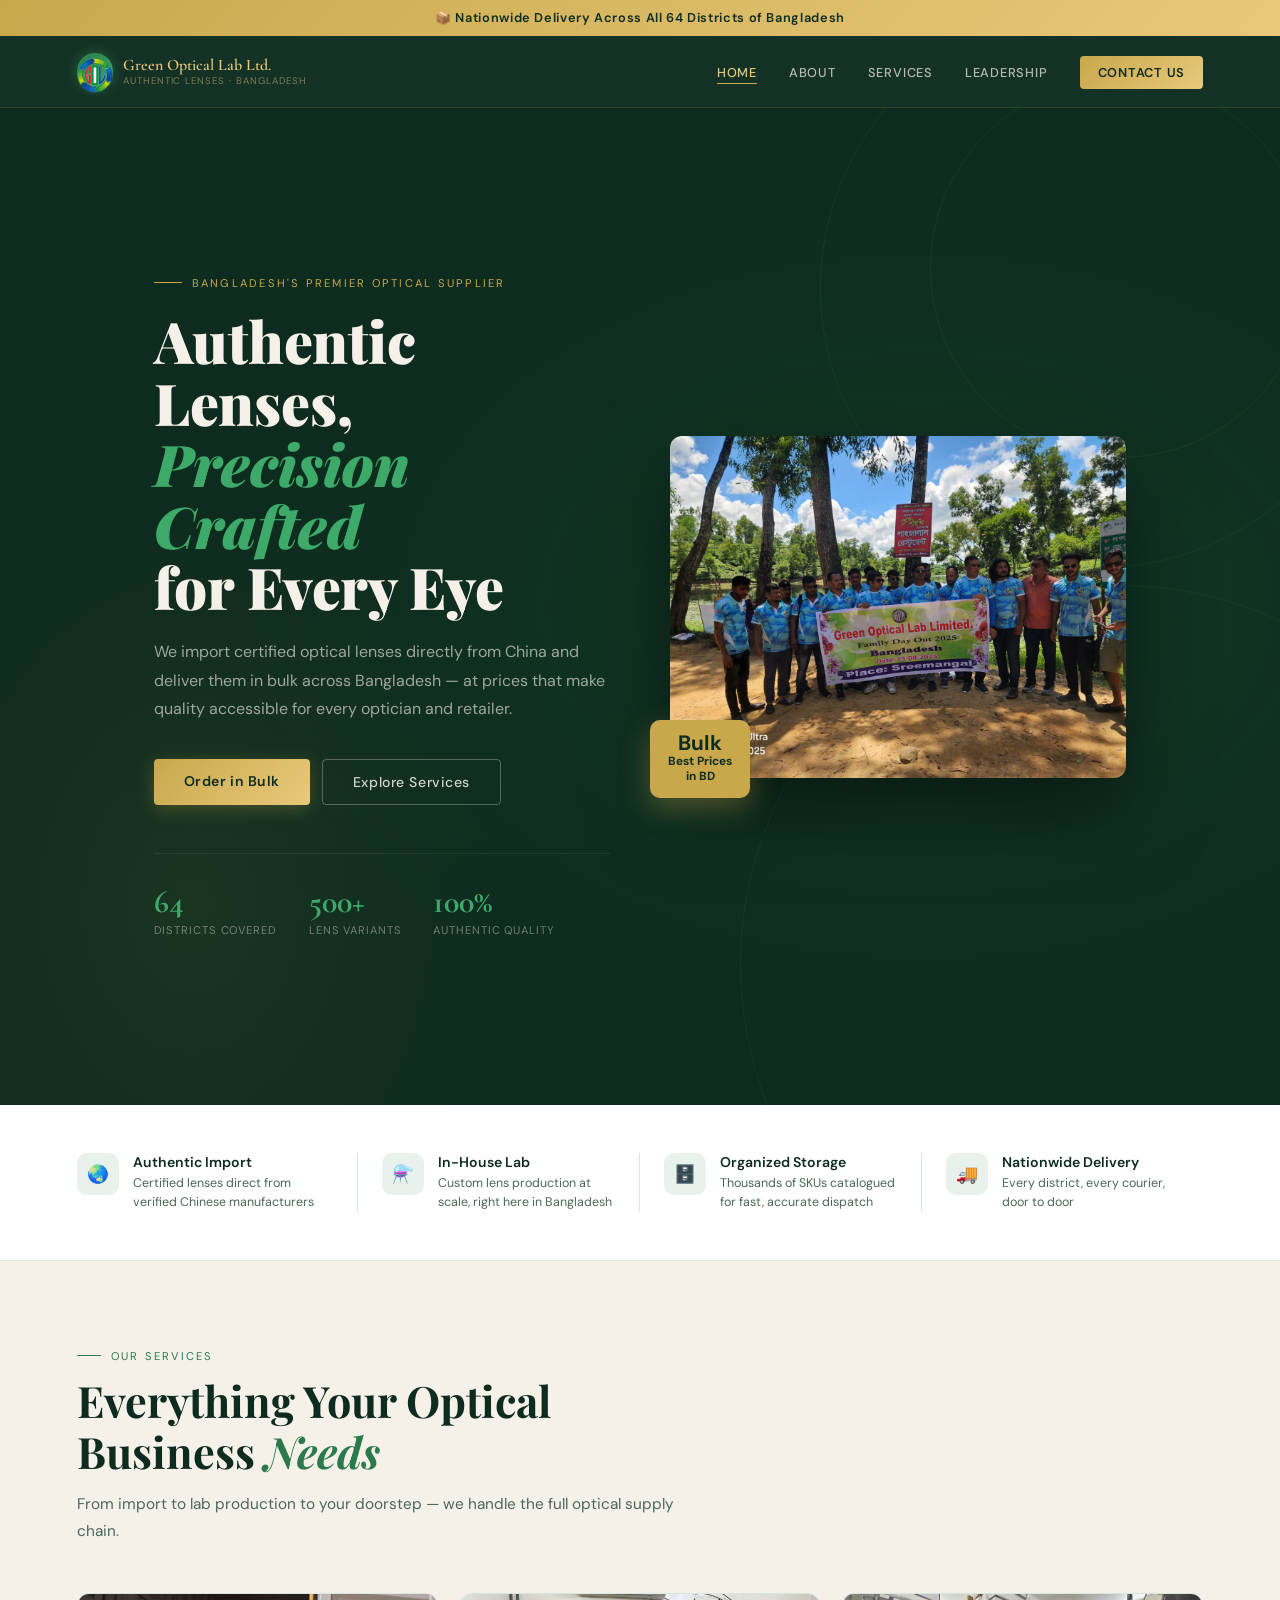
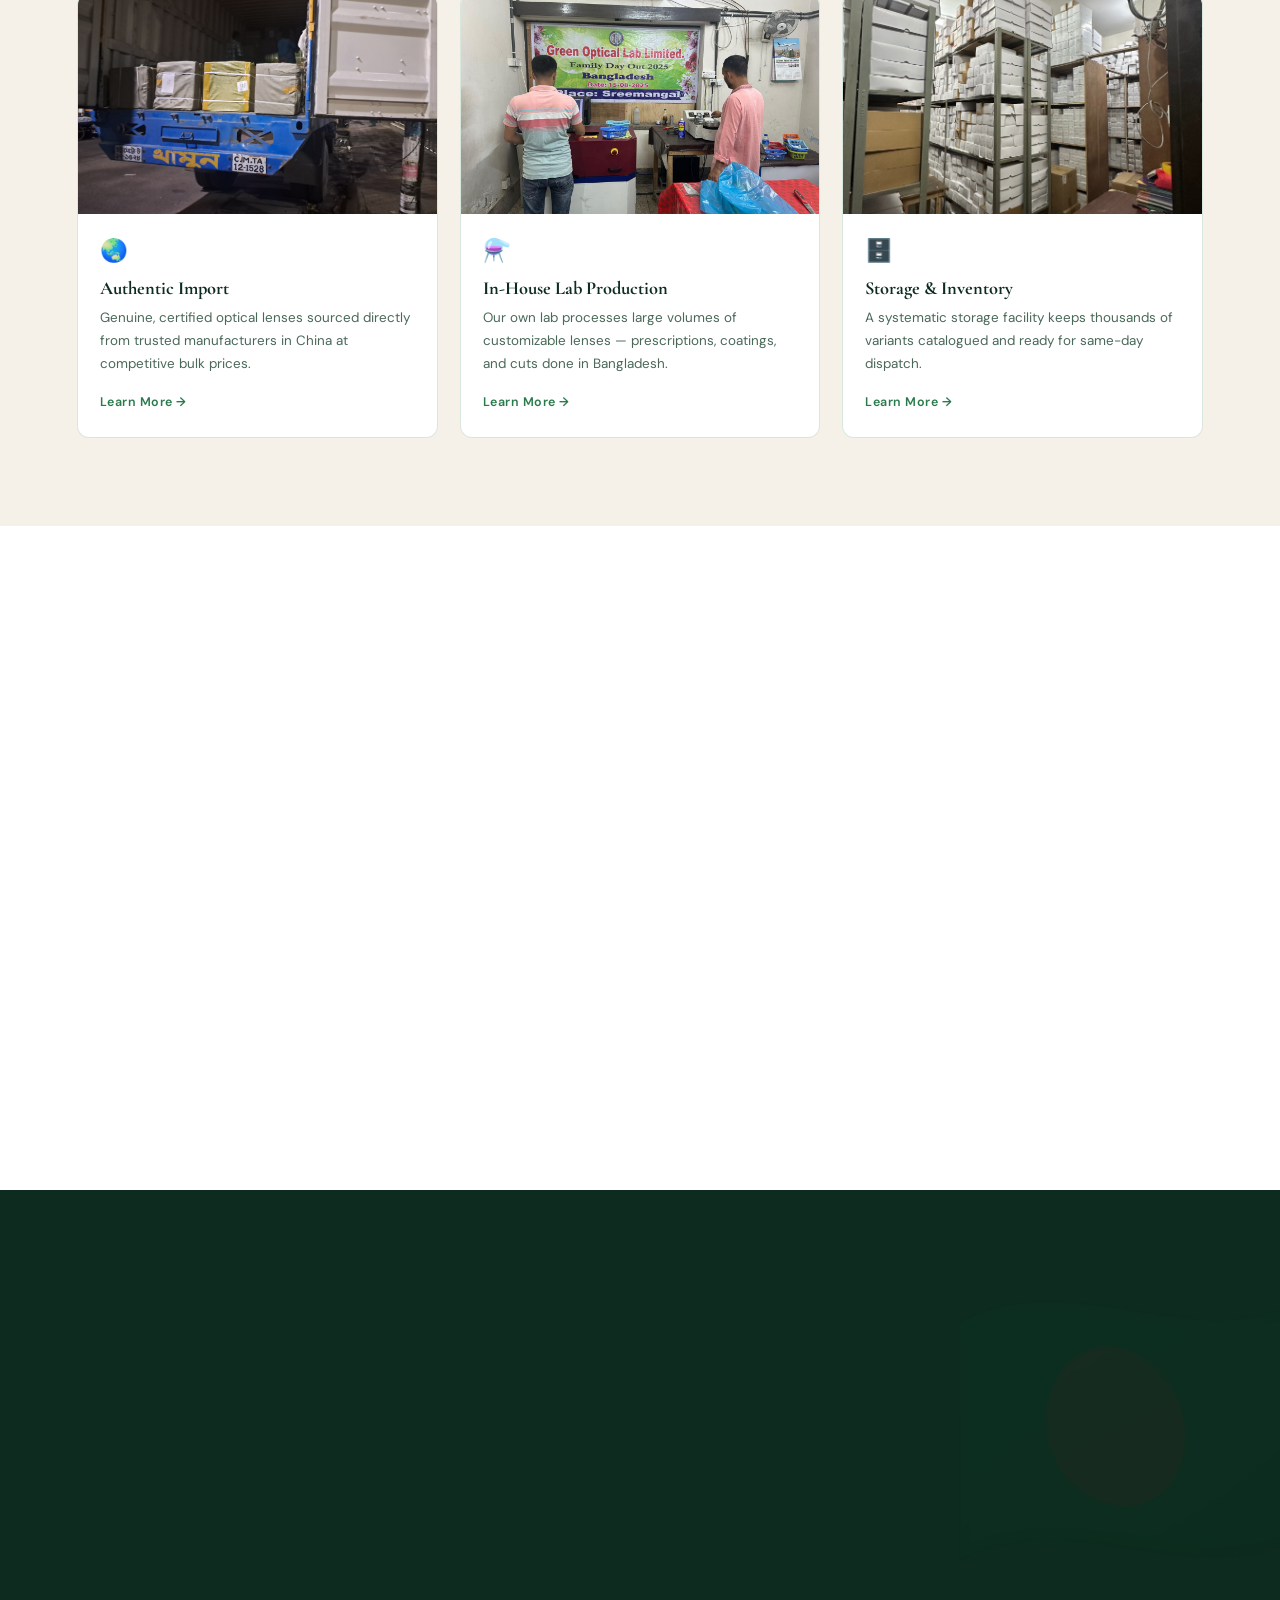
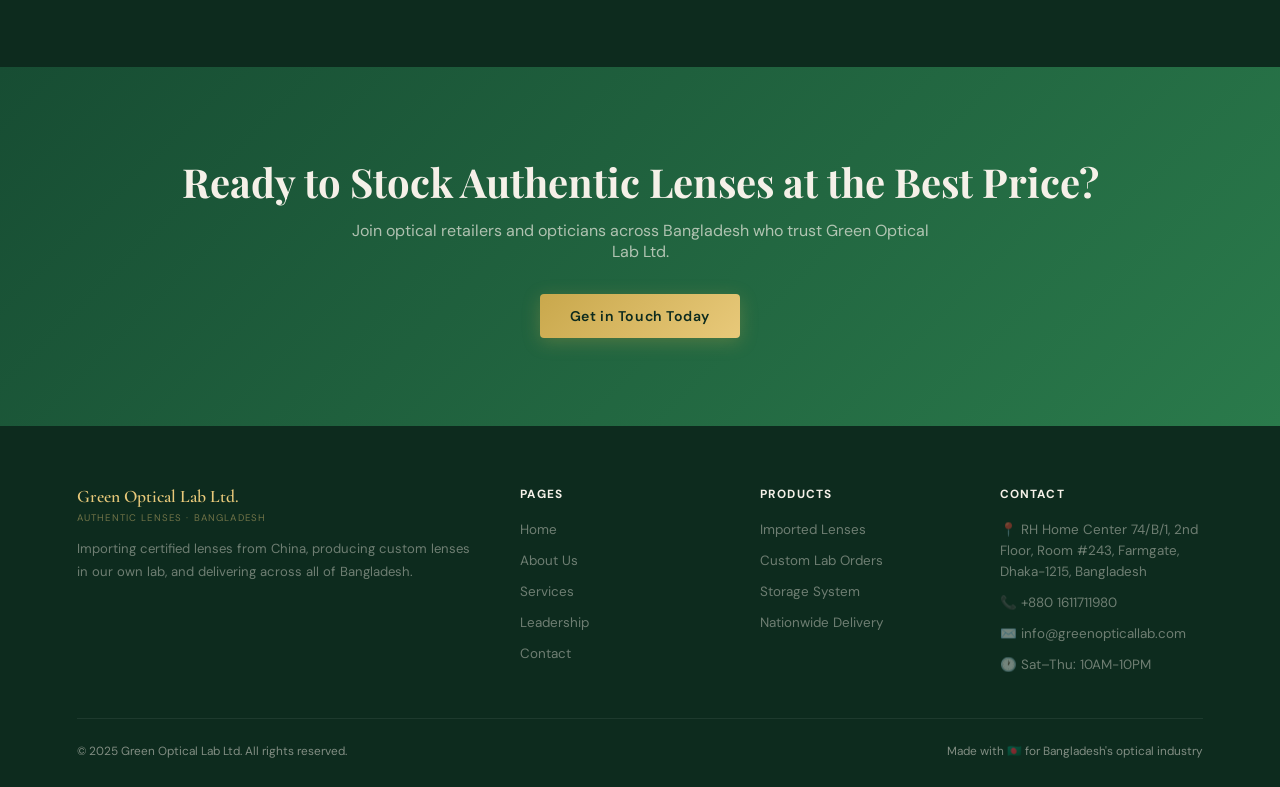
<file: index.html>
<!DOCTYPE html>
<html lang="en">

<head>
  <meta charset="UTF-8" />
  <meta name="viewport" content="width=device-width, initial-scale=1.0" />
  <title>Green Optical Lab Ltd — Authentic Lenses, Nationwide</title>
  <meta name="description"
    content="Bangladesh's premier optical lens supplier. Authentic lenses imported from China, custom in-house lab production, delivered across all 64 districts.">
  <link rel="preconnect" href="https://fonts.googleapis.com">
  <link
    href="https://fonts.googleapis.com/css2?family=Cormorant+Garamond:ital,wght@0,400;0,600;0,700;1,400&family=DM+Sans:wght@300;400;500;600&family=Playfair+Display:wght@700;900&display=swap"
    rel="stylesheet">
  <link rel="stylesheet" href="css/style.css">
  <link rel="stylesheet" href="css/index.css">
</head>

<body>

  <div class="ribbon">📦 Nationwide Delivery Across All 64 Districts of Bangladesh</div>

  <nav id="navbar">
    <a href="index.html" class="nav-logo">
      <div class="nav-logo-icon">
        <img src="./{css,js,images}/transparent-image.png" alt="">
      </div>
      <div class="nav-logo-text">
        Green Optical Lab Ltd.
        <small>Authentic Lenses · Bangladesh</small>
      </div>
    </a>
    <ul class="nav-links" id="navLinks">
      <li><a href="index.html">Home</a></li>
      <li><a href="about.html">About</a></li>
      <li><a href="services.html">Services</a></li>
      <li><a href="leadership.html">Leadership</a></li>
      <li><a href="contact.html" class="nav-cta">Contact Us</a></li>
    </ul>
    <button class="hamburger" onclick="toggleNav()" aria-label="Menu">
      <span></span><span></span><span></span>
    </button>
  </nav>

  <!-- HERO -->
  <section class="hero">
    <div class="hero-bg"></div>
    <div class="ring"></div>
    <div class="ring"></div>
    <div class="ring"></div>
    <div class="hero-inner">
      <div>
        <div class="hero-eyebrow">Bangladesh's Premier Optical Supplier</div>
        <h1>Authentic Lenses,<br><em>Precision Crafted</em><br>for Every Eye</h1>
        <p class="hero-desc">We import certified optical lenses directly from China and deliver them in bulk across
          Bangladesh — at prices that make quality accessible for every optician and retailer.</p>
        <div class="hero-btns">
          <a href="contact.html" class="btn-primary">Order in Bulk</a>
          <a href="services.html" class="btn-outline-light">Explore Services</a>
        </div>
        <div class="hero-stats">
          <div>
            <div class="stat-num">64</div>
            <div class="stat-label">Districts Covered</div>
          </div>
          <div>
            <div class="stat-num">500+</div>
            <div class="stat-label">Lens Variants</div>
          </div>
          <div>
            <div class="stat-num">100%</div>
            <div class="stat-label">Authentic Quality</div>
          </div>
        </div>
      </div>

      <div class="hero-right">
        <div class="hero-img-frame">
          <img src="./{css,js,images}/IMG-20250816-WA0004.jpg.jpeg" alt="Green Optical Lab facility" class="img-hero"
            width="800" height="600">
        </div>
        <div class="hero-badge">
          <strong>Bulk</strong>
          Best Prices<br>in BD
        </div>
      </div>
    </div>
  </section>

  <!-- INTRO STRIP -->
  <div class="intro-strip">
    <div class="intro-strip-inner">
      <div class="intro-item fade-up">
        <div class="intro-icon">🌏</div>
        <div>
          <h4>Authentic Import</h4>
          <p>Certified lenses direct from verified Chinese manufacturers</p>
        </div>
      </div>
      <div class="intro-item fade-up" style="transition-delay:.08s">
        <div class="intro-icon">⚗️</div>
        <div>
          <h4>In-House Lab</h4>
          <p>Custom lens production at scale, right here in Bangladesh</p>
        </div>
      </div>
      <div class="intro-item fade-up" style="transition-delay:.16s">
        <div class="intro-icon">🗄️</div>
        <div>
          <h4>Organized Storage</h4>
          <p>Thousands of SKUs catalogued for fast, accurate dispatch</p>
        </div>
      </div>
      <div class="intro-item fade-up" style="transition-delay:.24s">
        <div class="intro-icon">🚚</div>
        <div>
          <h4>Nationwide Delivery</h4>
          <p>Every district, every courier, door to door</p>
        </div>
      </div>
    </div>
  </div>

  <!-- SERVICES PREVIEW -->
  <section class="features">
    <div class="container">
      <div class="section-label">Our Services</div>
      <h2 class="section-title">Everything Your Optical<br>Business <em>Needs</em></h2>
      <p class="section-sub">From import to lab production to your doorstep — we handle the full optical supply chain.
      </p>

      <div class="features-grid">
        <a href="services.html#import" class="feat-card fade-up">
          <div class="feat-card-img">
            <img src="./{css,js,images}/IMG_0308.JPG" alt="Authentic imported optical lenses" class="img-card"
              width="600" height="338">
          </div>
          <div class="feat-card-body">
            <div class="feat-card-icon">🌏</div>
            <h3>Authentic Import</h3>
            <p>Genuine, certified optical lenses sourced directly from trusted manufacturers in China at competitive
              bulk prices.</p>
            <span class="feat-link">Learn More →</span>
          </div>
        </a>

        <a href="services.html#lab" class="feat-card fade-up" style="transition-delay:.1s">
          <div class="feat-card-img">
            <img src="./{css,js,images}/WhatsApp Image 2026-05-21 at 1.45.09 PM(1).jpeg"
              alt="In-house optical lens production lab" class="img-card" width="600" height="338">
          </div>
          <div class="feat-card-body">
            <div class="feat-card-icon">⚗️</div>
            <h3>In-House Lab Production</h3>
            <p>Our own lab processes large volumes of customizable lenses — prescriptions, coatings, and cuts done in
              Bangladesh.</p>
            <span class="feat-link">Learn More →</span>
          </div>
        </a>

        <a href="services.html#storage" class="feat-card fade-up" style="transition-delay:.2s">
          <div class="feat-card-img">
            <img src="./{css,js,images}/IMG_0279.jpg" alt="Organized lens storage and inventory system" class="img-card"
              width="600" height="338">
          </div>
          <div class="feat-card-body">
            <div class="feat-card-icon">🗄️</div>
            <h3>Storage & Inventory</h3>
            <p>A systematic storage facility keeps thousands of variants catalogued and ready for same-day dispatch.</p>
            <span class="feat-link">Learn More →</span>
          </div>
        </a>
      </div>
    </div>
  </section>

  <!-- ABOUT PREVIEW -->
  <section class="about-preview">
    <div class="container">
      <div class="about-preview-grid">
        <div class="about-img-stack fade-up">
          <div class="main-img">
            <img src="./{css,js,images}/IMG_0270.jpg" alt="Green Optical Lab team and company" class="img-main"
              width="700" height="525">
          </div>
          <div class="accent-img">
            <img src="./{css,js,images}/IMG_0276.jpg" alt="Optical lens close-up" class="img-accent" width="300"
              height="300">
          </div>
        </div>
        <div class="fade-up" style="transition-delay:.15s">
          <div class="section-label">Who We Are</div>
          <h2 class="section-title">Trusted Optical Partner<br><em>Since Day One</em></h2>
          <p style="color:var(--text-muted);line-height:1.8;margin-bottom:16px;font-size:.96rem;">Green Optical Lab Ltd.
            bridges the gap between world-class lens manufacturing in China and the optical retailers and opticians
            across every corner of Bangladesh.</p>
          <p style="color:var(--text-muted);line-height:1.8;margin-bottom:28px;font-size:.96rem;">With our own in-house
            lab, we don't just import — we produce. Custom orders at scale, with consistent quality every time.</p>
          <ul class="check-list" style="margin-bottom:32px;">
            <li>Certified authentic lenses, directly imported</li>
            <li>In-house lab for large-volume custom production</li>
            <li>Nationwide bulk delivery across all 64 districts</li>
          </ul>
          <a href="about.html" class="btn-primary">Our Full Story</a>
        </div>
      </div>
    </div>
  </section>

  <!-- DELIVERY BANNER -->
  <div class="delivery-banner">
    <div class="delivery-inner">
      <div class="delivery-text fade-up">
        <div class="section-label">Delivery Network</div>
        <h2 class="section-title">Delivering to Every<br><em style="color:var(--green-light)">Corner of Bangladesh</em>
        </h2>
        <p>No matter where your optical shop is — Dhaka, Chittagong, Sylhet, Rajshahi, Khulna, Barishal, Rangpur, or any
          remote upazila — we get your order to you safely and fast.</p>
        <div class="courier-chips">
          <span class="chip">SA Paribahan</span>
          <span class="chip">Sundarban Courier</span>
          <span class="chip">Pathao Courier</span>
          <span class="chip">Paperfly</span>
          <span class="chip">RedX</span>
          <span class="chip">eCourier</span>
          <span class="chip">& more</span>
        </div>
      </div>
      <div class="delivery-visual fade-up" style="transition-delay:.15s">
        <div class="big-num">64</div>
        <p>Districts served across Bangladesh</p>
        <div class="dividers">
          <div class="divider-stat"><strong>7</strong><span>Divisions</span></div>
          <div class="divider-stat"><strong>All</strong><span>Upazilas</span></div>
          <div class="divider-stat"><strong>Fast</strong><span>Dispatch</span></div>
        </div>
      </div>
    </div>
  </div>

  <!-- CTA -->
  <div class="cta">
    <div class="container">
      <h2>Ready to Stock Authentic Lenses at the Best Price?</h2>
      <p>Join optical retailers and opticians across Bangladesh who trust Green Optical Lab Ltd.</p>
      <a href="contact.html" class="btn-primary">Get in Touch Today</a>
    </div>
  </div>

  <!-- FOOTER -->
  <footer>
    <div class="container">
      <div class="footer-top">
        <div class="footer-brand">
          <div class="footer-brand-text">Green Optical Lab Ltd.</div>
          <div class="footer-brand-sub">Authentic Lenses · Bangladesh</div>
          <p>Importing certified lenses from China, producing custom lenses in our own lab, and delivering across all of
            Bangladesh.</p>
        </div>
        <div class="footer-col">
          <h4>Pages</h4>
          <ul>
            <li><a href="index.html">Home</a></li>
            <li><a href="about.html">About Us</a></li>
            <li><a href="services.html">Services</a></li>
            <li><a href="leadership.html">Leadership</a></li>
            <li><a href="contact.html">Contact</a></li>
          </ul>
        </div>
        <div class="footer-col">
          <h4>Products</h4>
          <ul>
            <li><a href="services.html#import">Imported Lenses</a></li>
            <li><a href="services.html#lab">Custom Lab Orders</a></li>
            <li><a href="services.html#storage">Storage System</a></li>
            <li><a href="services.html#delivery">Nationwide Delivery</a></li>
          </ul>
        </div>
        <div class="footer-col">
          <h4>Contact</h4>
          <ul>
            <li><a href="#">📍 RH Home Center 74/B/1, 2nd Floor, Room #243, Farmgate, Dhaka-1215, Bangladesh</a></li>
            <li><a href="tel:+8801611711980">📞 +880 1611711980</a></li>
            <li><a href="#">✉️ info@greenopticallab.com</a></li>
            <li><a href="#">🕐 Sat–Thu: 10AM-10PM</a></li>
          </ul>
        </div>
      </div>
      <div class="footer-bottom">
        <span>© 2025 Green Optical Lab Ltd. All rights reserved.</span>
        <span>Made with 🇧🇩 for Bangladesh's optical industry</span>
      </div>
    </div>
  </footer>

  <script src="js/main.js"></script>
</body>

</html>
</file>
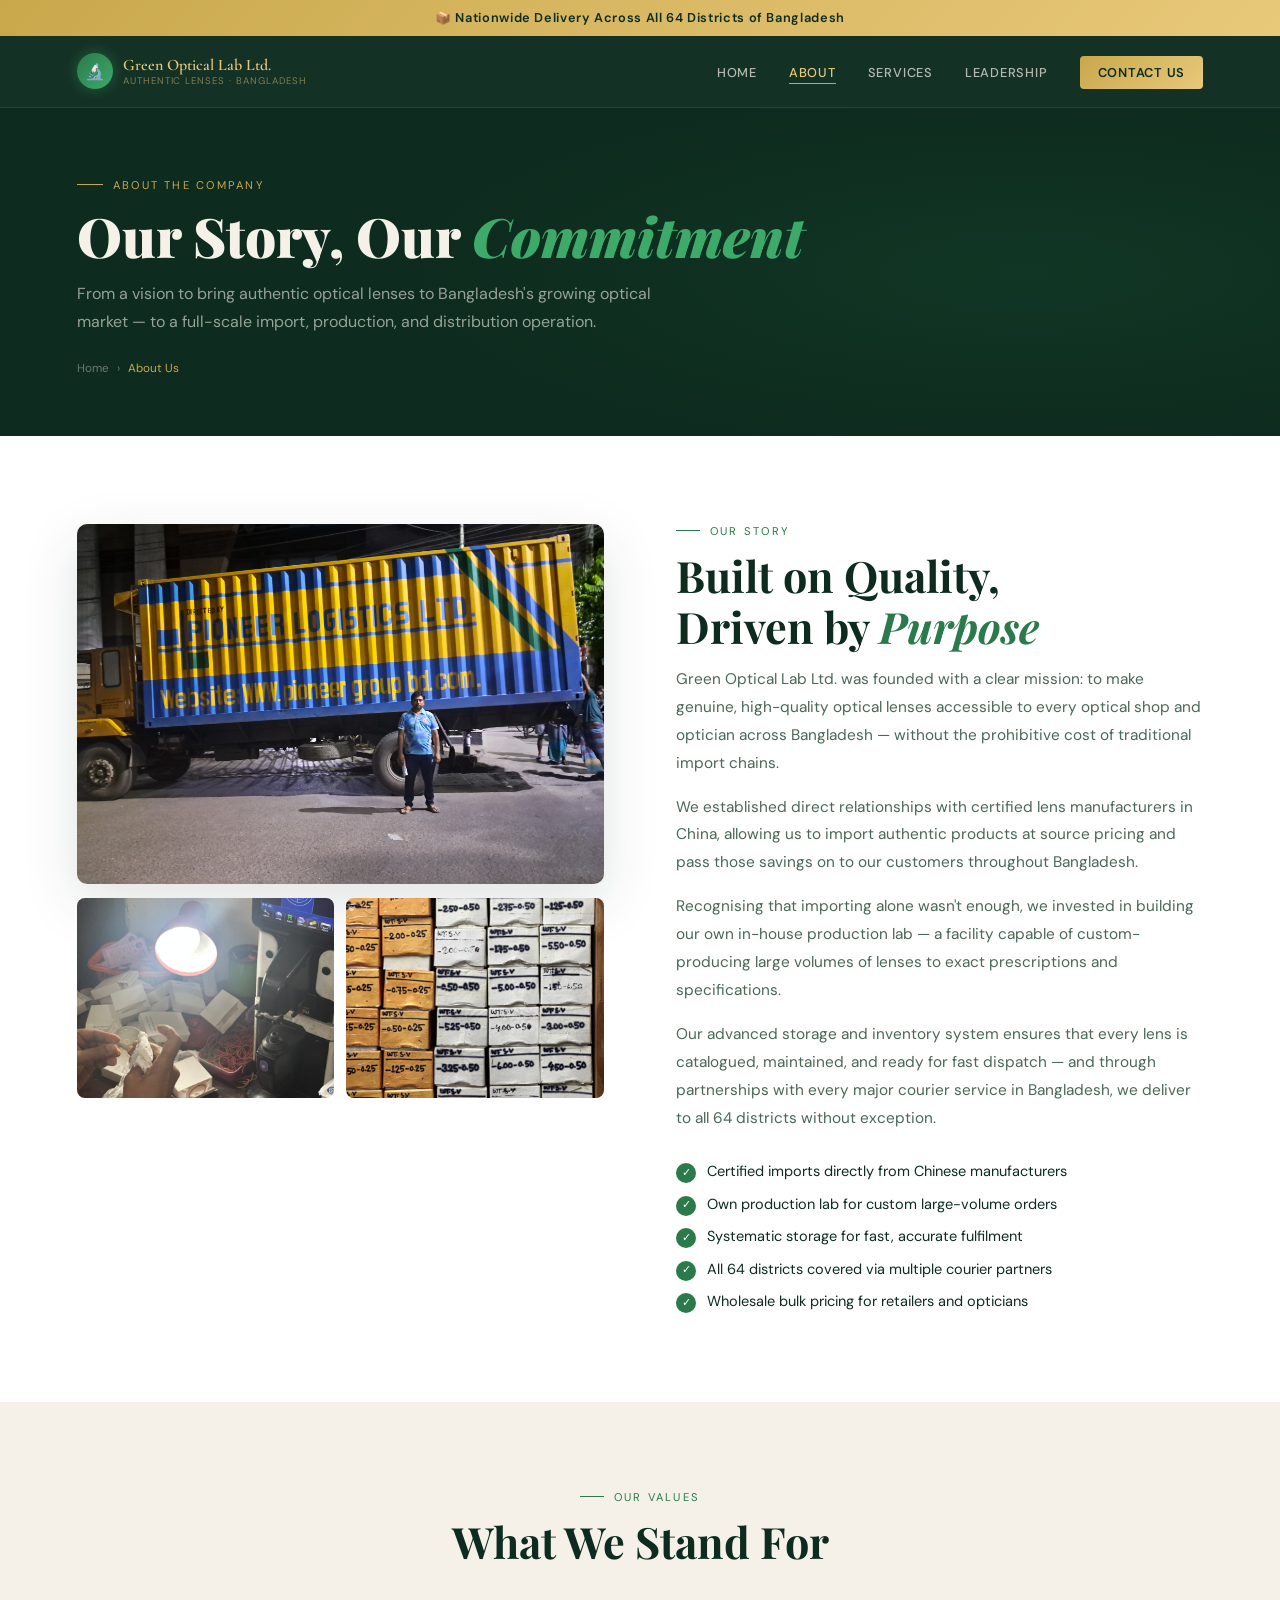
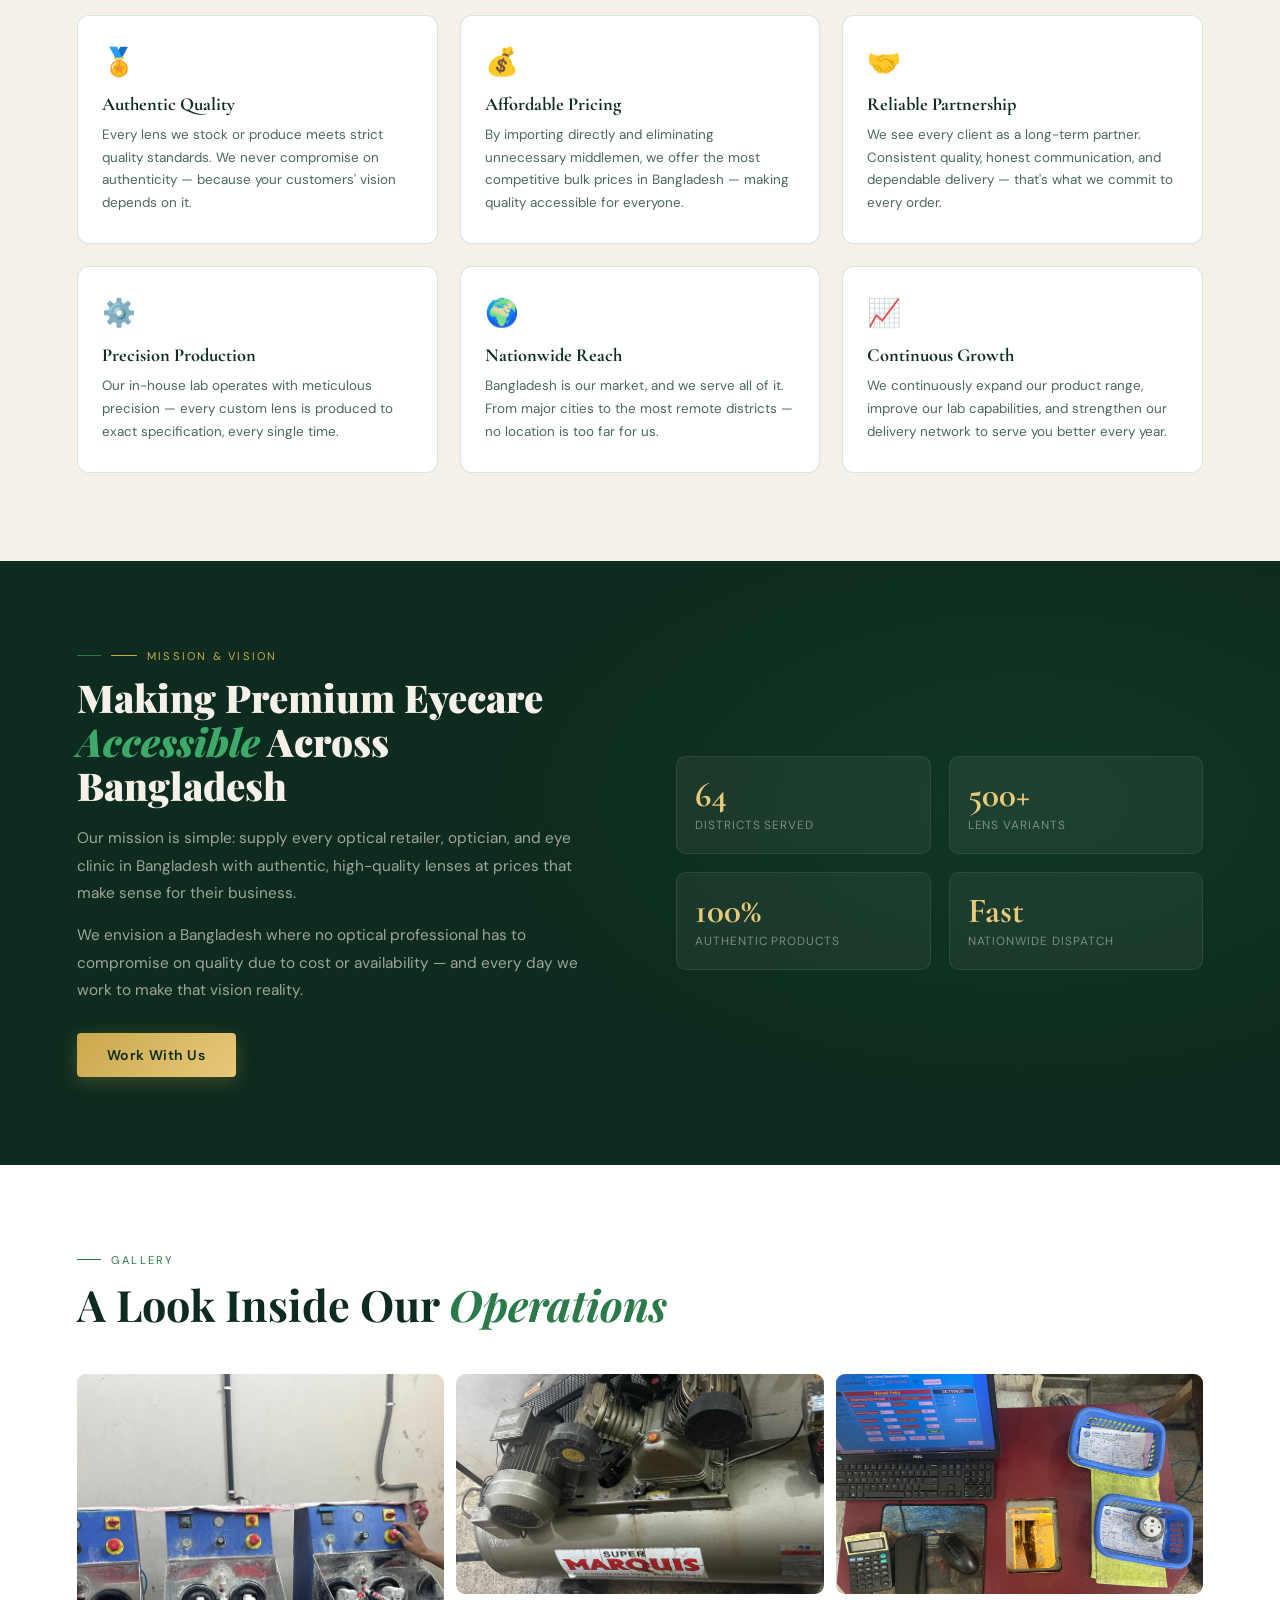
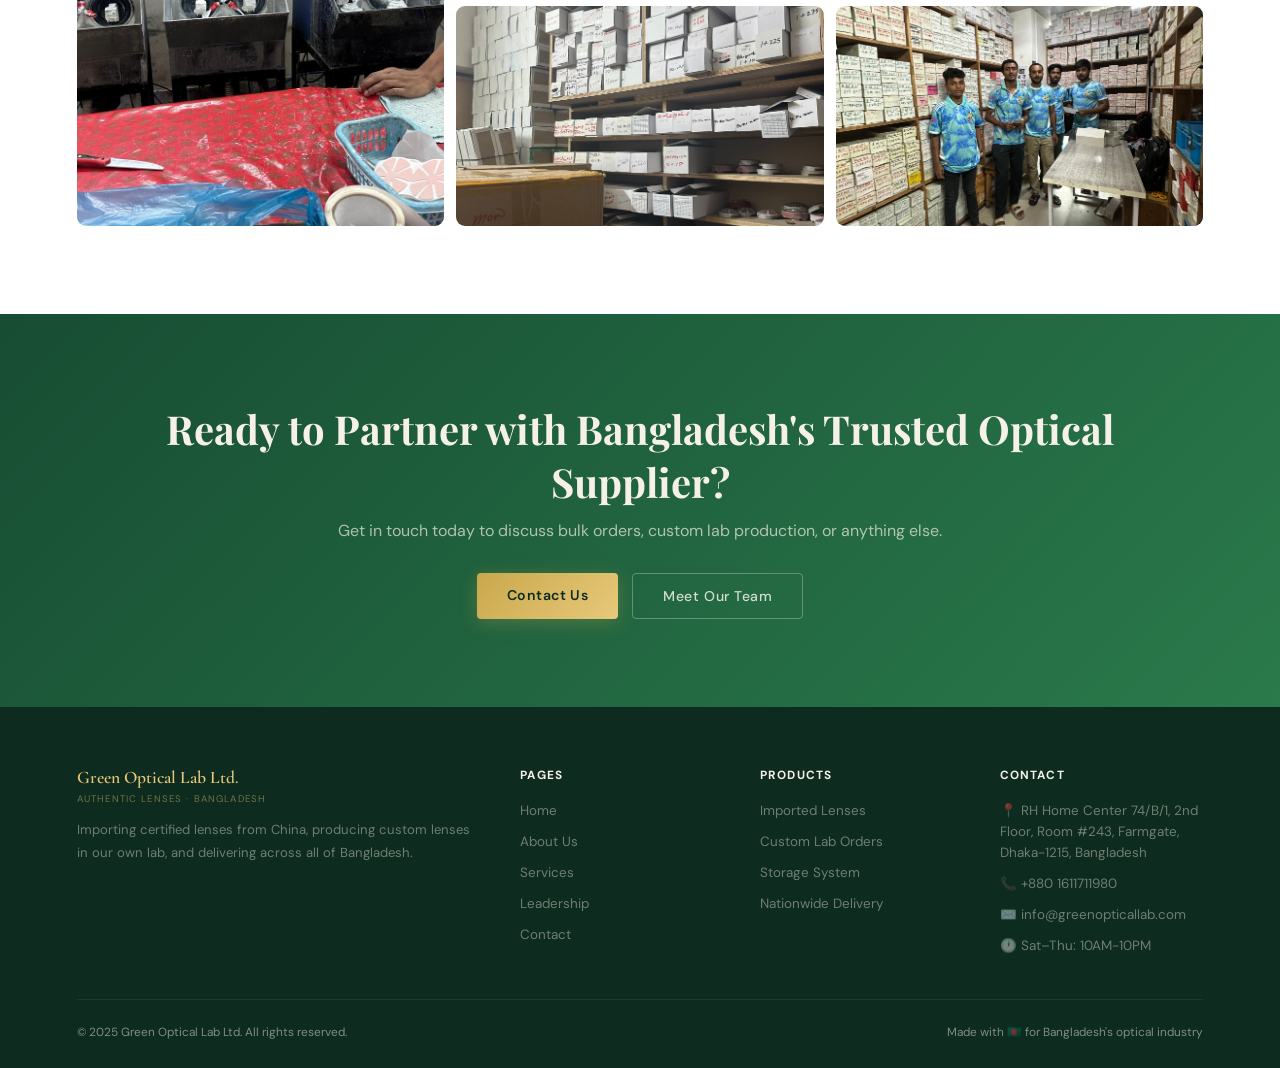
<file: about.html>
<!DOCTYPE html>
<html lang="en">

<head>
  <meta charset="UTF-8" />
  <meta name="viewport" content="width=device-width, initial-scale=1.0" />
  <title>About Us — Green Optical Lab Ltd.</title>
  <meta name="description"
    content="Learn about Green Optical Lab Ltd., Bangladesh's trusted optical lens supplier — our story, values, and commitment to quality.">
  <link rel="preconnect" href="https://fonts.googleapis.com">
  <link
    href="https://fonts.googleapis.com/css2?family=Cormorant+Garamond:ital,wght@0,400;0,600;0,700;1,400&family=DM+Sans:wght@300;400;500;600&family=Playfair+Display:wght@700;900&display=swap"
    rel="stylesheet">
  <link rel="stylesheet" href="css/style.css">
  <link rel="stylesheet" href="css/about.css">
</head>

<body>

  <div class="ribbon">📦 Nationwide Delivery Across All 64 Districts of Bangladesh</div>

  <nav id="navbar">
    <a href="index.html" class="nav-logo">
      <div class="nav-logo-icon">🔬</div>
      <div class="nav-logo-text">
        Green Optical Lab Ltd.
        <small>Authentic Lenses · Bangladesh</small>
      </div>
    </a>
    <ul class="nav-links" id="navLinks">
      <li><a href="index.html">Home</a></li>
      <li><a href="about.html">About</a></li>
      <li><a href="services.html">Services</a></li>
      <li><a href="leadership.html">Leadership</a></li>
      <li><a href="contact.html" class="nav-cta">Contact Us</a></li>
    </ul>
    <button class="hamburger" onclick="toggleNav()" aria-label="Menu">
      <span></span><span></span><span></span>
    </button>
  </nav>

  <!-- PAGE HERO -->
  <div class="page-hero">
    <div class="page-hero-inner">
      <div class="page-hero-eyebrow">About the Company</div>
      <h1>Our Story, Our <em>Commitment</em></h1>
      <p>From a vision to bring authentic optical lenses to Bangladesh's growing optical market — to a full-scale
        import, production, and distribution operation.</p>
      <div class="breadcrumb">
        <a href="index.html">Home</a> › <span>About Us</span>
      </div>
    </div>
  </div>

  <!-- STORY -->
  <section class="story">
    <div class="container">
      <div class="story-grid">
        <div class="fade-up">
          <div class="story-img-main">
            <img src="./{css,js,images}/IMG_0311.JPG" alt="Green Optical Lab company facility" class="img-main"
              width="700" height="525">
          </div>
          <div class="story-img-row">
            <div class="story-img-small">
              <img src="./{css,js,images}/IMG_0301.jpg" alt="In-house optical lab" class="img-accent" width="400"
                height="400">
            </div>
            <div class="story-img-small">
              <img src="./{css,js,images}/IMG_0275.jpg" alt="Optical lens products" class="img-accent" width="400"
                height="400">
            </div>
          </div>
        </div>

        <div class="story-text fade-up" style="transition-delay:.15s">
          <div class="section-label">Our Story</div>
          <h2 class="section-title">Built on Quality,<br>Driven by <em>Purpose</em></h2>
          <p>
            <!-- REPLACE with your actual company story -->
            Green Optical Lab Ltd. was founded with a clear mission: to make genuine, high-quality optical lenses
            accessible to every optical shop and optician across Bangladesh — without the prohibitive cost of
            traditional import chains.
          </p>
          <p>
            We established direct relationships with certified lens manufacturers in China, allowing us to import
            authentic products at source pricing and pass those savings on to our customers throughout Bangladesh.
          </p>
          <p>
            Recognising that importing alone wasn't enough, we invested in building our own in-house production lab — a
            facility capable of custom-producing large volumes of lenses to exact prescriptions and specifications.
          </p>
          <p>
            Our advanced storage and inventory system ensures that every lens is catalogued, maintained, and ready for
            fast dispatch — and through partnerships with every major courier service in Bangladesh, we deliver to all
            64 districts without exception.
          </p>
          <ul class="check-list" style="margin-top:28px;">
            <li>Certified imports directly from Chinese manufacturers</li>
            <li>Own production lab for custom large-volume orders</li>
            <li>Systematic storage for fast, accurate fulfilment</li>
            <li>All 64 districts covered via multiple courier partners</li>
            <li>Wholesale bulk pricing for retailers and opticians</li>
          </ul>
        </div>
      </div>
    </div>
  </section>

  <!-- VALUES -->
  <section class="values">
    <div class="container">
      <div style="text-align:center;">
        <div class="section-label" style="justify-content:center;">Our Values</div>
        <h2 class="section-title" style="text-align:center;">What We Stand For</h2>
      </div>
      <div class="values-grid">
        <div class="value-card fade-up">
          <div class="value-icon">🏅</div>
          <h3>Authentic Quality</h3>
          <p>Every lens we stock or produce meets strict quality standards. We never compromise on authenticity —
            because your customers' vision depends on it.</p>
        </div>
        <div class="value-card fade-up" style="transition-delay:.1s">
          <div class="value-icon">💰</div>
          <h3>Affordable Pricing</h3>
          <p>By importing directly and eliminating unnecessary middlemen, we offer the most competitive bulk prices in
            Bangladesh — making quality accessible for everyone.</p>
        </div>
        <div class="value-card fade-up" style="transition-delay:.2s">
          <div class="value-icon">🤝</div>
          <h3>Reliable Partnership</h3>
          <p>We see every client as a long-term partner. Consistent quality, honest communication, and dependable
            delivery — that's what we commit to every order.</p>
        </div>
        <div class="value-card fade-up" style="transition-delay:.1s">
          <div class="value-icon">⚙️</div>
          <h3>Precision Production</h3>
          <p>Our in-house lab operates with meticulous precision — every custom lens is produced to exact specification,
            every single time.</p>
        </div>
        <div class="value-card fade-up" style="transition-delay:.2s">
          <div class="value-icon">🌍</div>
          <h3>Nationwide Reach</h3>
          <p>Bangladesh is our market, and we serve all of it. From major cities to the most remote districts — no
            location is too far for us.</p>
        </div>
        <div class="value-card fade-up" style="transition-delay:.3s">
          <div class="value-icon">📈</div>
          <h3>Continuous Growth</h3>
          <p>We continuously expand our product range, improve our lab capabilities, and strengthen our delivery network
            to serve you better every year.</p>
        </div>
      </div>
    </div>
  </section>

  <!-- MISSION / STATS -->
  <div class="mission">
    <div class="mission-inner">
      <div class="fade-up">
        <div class="section-label" style="color:var(--gold)"><span
            style="width:26px;height:1px;background:var(--gold);display:block;"></span>Mission & Vision</div>
        <h2>Making Premium Eyecare <em>Accessible</em> Across Bangladesh</h2>
        <p>Our mission is simple: supply every optical retailer, optician, and eye clinic in Bangladesh with authentic,
          high-quality lenses at prices that make sense for their business.</p>
        <p>We envision a Bangladesh where no optical professional has to compromise on quality due to cost or
          availability — and every day we work to make that vision reality.</p>
        <a href="contact.html" class="btn-primary" style="margin-top:14px;">Work With Us</a>
      </div>
      <div class="mission-stats fade-up" style="transition-delay:.15s">
        <div class="m-stat">
          <div class="m-stat-num">64</div>
          <div class="m-stat-label">Districts Served</div>
        </div>
        <div class="m-stat">
          <div class="m-stat-num">500+</div>
          <div class="m-stat-label">Lens Variants</div>
        </div>
        <div class="m-stat">
          <div class="m-stat-num">100%</div>
          <div class="m-stat-label">Authentic Products</div>
        </div>
        <div class="m-stat">
          <div class="m-stat-num">Fast</div>
          <div class="m-stat-label">Nationwide Dispatch</div>
        </div>
      </div>
    </div>
  </div>

  <!-- GALLERY -->
  <section class="gallery">
    <div class="container">
      <div class="section-label">Gallery</div>
      <h2 class="section-title">A Look Inside Our <em>Operations</em></h2>

      <div class="gallery-grid">
        <div class="g-item fade-up">
          <!-- REPLACE src: wide facility / operations shot — recommended 600×454px -->
          <img src="./{css,js,images}/WhatsApp Image 2026-05-21 at 1.45.10 PM.jpeg"
            alt="Green Optical Lab production facility" class="img-gallery-feature" width="600" height="454">
          <div class="g-cap">Our Production Facility</div>
        </div>
        <div class="g-item fade-up" style="transition-delay:.08s">
          <!-- REPLACE src: lab equipment photo — recommended 600×220px -->
          <img src="./{css,js,images}/IMG_0283.jpg" alt="In-house lab equipment" class="img-gallery" width="600"
            height="220">
          <div class="g-cap">In-House Lab</div>
        </div>
        <div class="g-item fade-up" style="transition-delay:.12s">
          <!-- REPLACE src: imported products display — recommended 600×220px -->
          <img src="./{css,js,images}/IMG_0305.jpg" alt="Imported authentic lenses" class="img-gallery" width="600"
            height="220">
          <div class="g-cap">Lab made lens</div>
        </div>
        <div class="g-item fade-up" style="transition-delay:.16s">
          <!-- REPLACE src: storage system / shelving — recommended 600×220px -->
          <img src="./{css,js,images}/IMG_0278.jpg" alt="Organized lens storage system" class="img-gallery" width="600"
            height="220">
          <div class="g-cap">Storage System</div>
        </div>
        <div class="g-item fade-up" style="transition-delay:.2s">
          <!-- REPLACE src: team at work / packaging — recommended 600×220px -->
          <img src="./{css,js,images}/IMG_0267.jpg" alt="Green Optical Lab team at work" class="img-gallery" width="600"
            height="220">
          <div class="g-cap">Our Team</div>
        </div>
      </div>
    </div>
  </section>

  <!-- CTA -->
  <div class="cta">
    <div class="container">
      <h2>Ready to Partner with Bangladesh's Trusted Optical Supplier?</h2>
      <p>Get in touch today to discuss bulk orders, custom lab production, or anything else.</p>
      <div style="display:flex;gap:14px;justify-content:center;flex-wrap:wrap;">
        <a href="contact.html" class="btn-primary">Contact Us</a>
        <a href="leadership.html" class="btn-outline-light">Meet Our Team</a>
      </div>
    </div>
  </div>

  <!-- FOOTER -->
  <footer>
    <div class="container">
      <div class="footer-top">
        <div class="footer-brand">
          <div class="footer-brand-text">Green Optical Lab Ltd.</div>
          <div class="footer-brand-sub">Authentic Lenses · Bangladesh</div>
          <p>Importing certified lenses from China, producing custom lenses in our own lab, and delivering across all of
            Bangladesh.</p>
        </div>
        <div class="footer-col">
          <h4>Pages</h4>
          <ul>
            <li><a href="index.html">Home</a></li>
            <li><a href="about.html">About Us</a></li>
            <li><a href="services.html">Services</a></li>
            <li><a href="leadership.html">Leadership</a></li>
            <li><a href="contact.html">Contact</a></li>
          </ul>
        </div>
        <div class="footer-col">
          <h4>Products</h4>
          <ul>
            <li><a href="services.html#import">Imported Lenses</a></li>
            <li><a href="services.html#lab">Custom Lab Orders</a></li>
            <li><a href="services.html#storage">Storage System</a></li>
            <li><a href="services.html#delivery">Nationwide Delivery</a></li>
          </ul>
        </div>
        <div class="footer-col">
          <h4>Contact</h4>
          <ul>
            <li><a href="#">📍 RH Home Center 74/B/1, 2nd Floor, Room #243, Farmgate, Dhaka-1215, Bangladesh</a></li>
            <li><a href="tel:+8801611711980">📞 +880 1611711980</a></li>
            <li><a href="#">✉️ info@greenopticallab.com</a></li>
            <li><a href="#">🕐 Sat–Thu: 10AM-10PM</a></li>
          </ul>
        </div>
      </div>
      <div class="footer-bottom">
        <span>© 2025 Green Optical Lab Ltd. All rights reserved.</span>
        <span>Made with 🇧🇩 for Bangladesh's optical industry</span>
      </div>
    </div>
  </footer>

  <script src="js/main.js"></script>
</body>

</html>
</file>
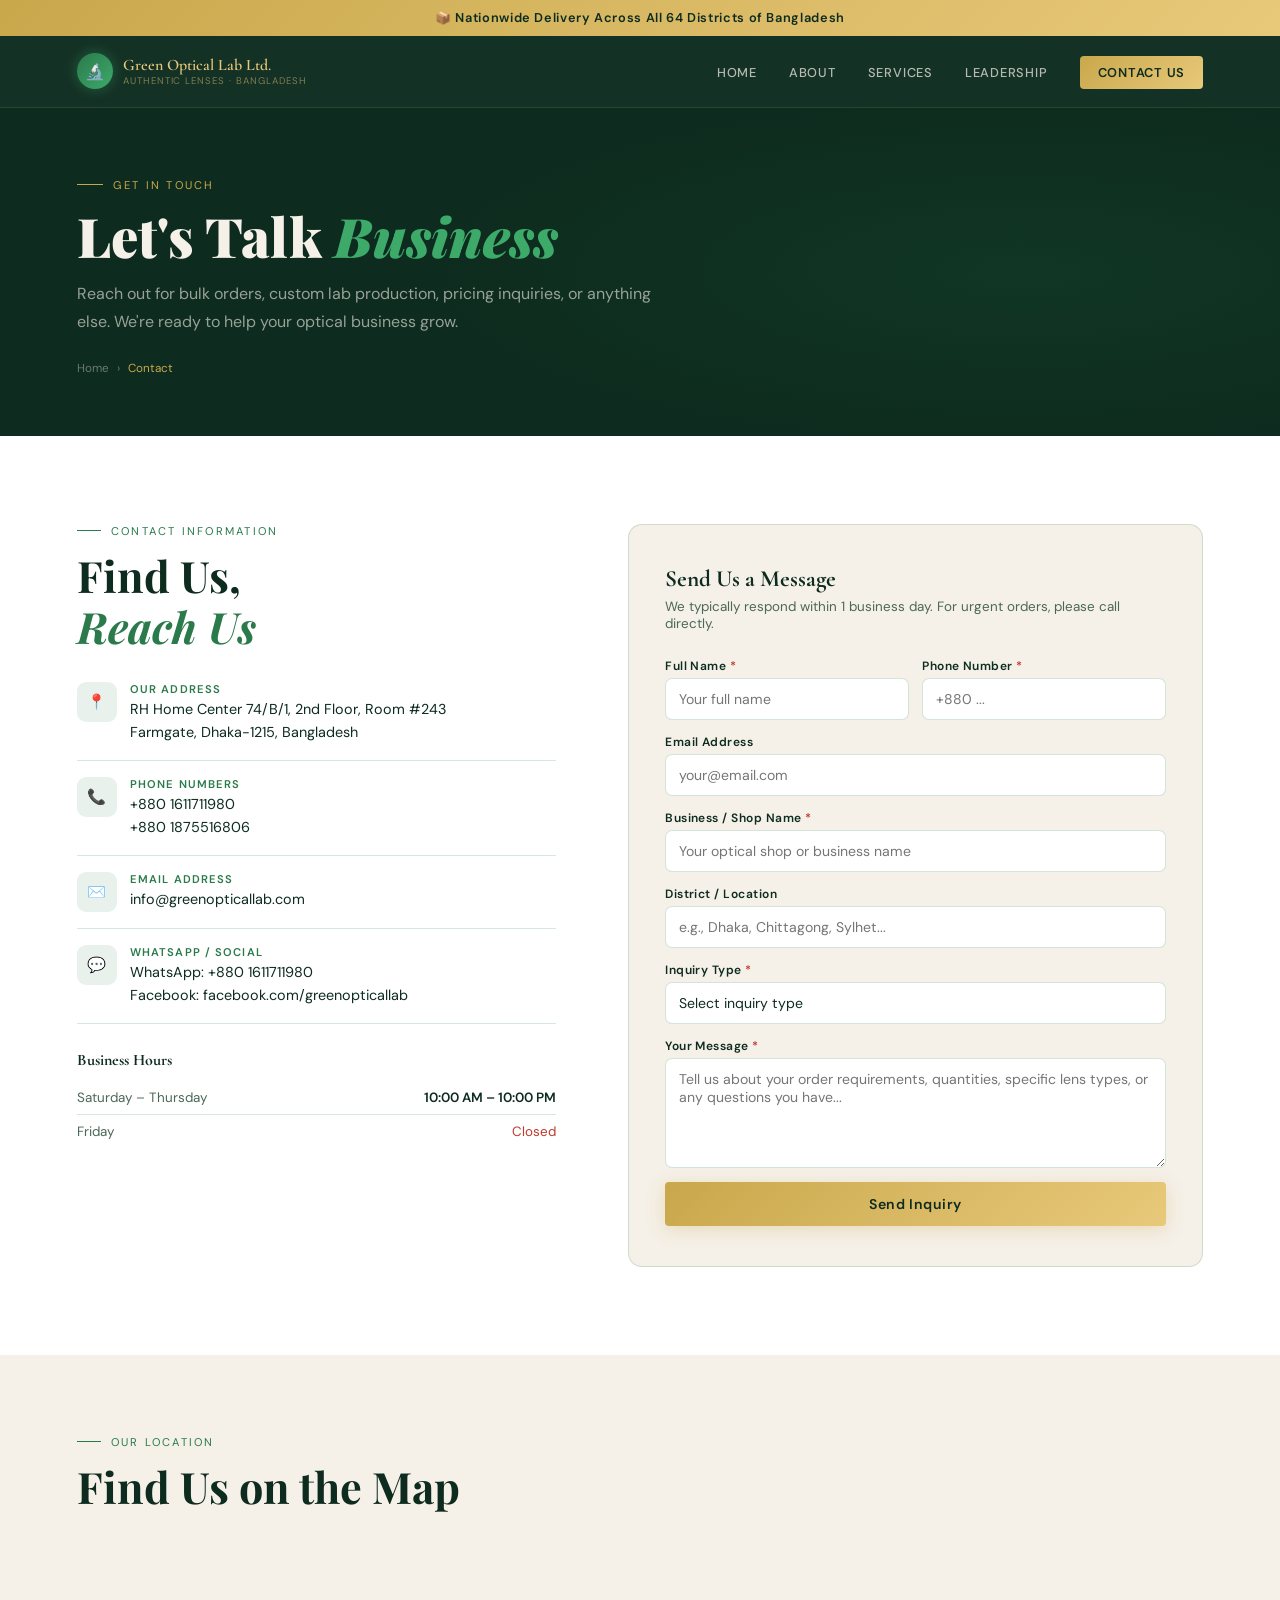
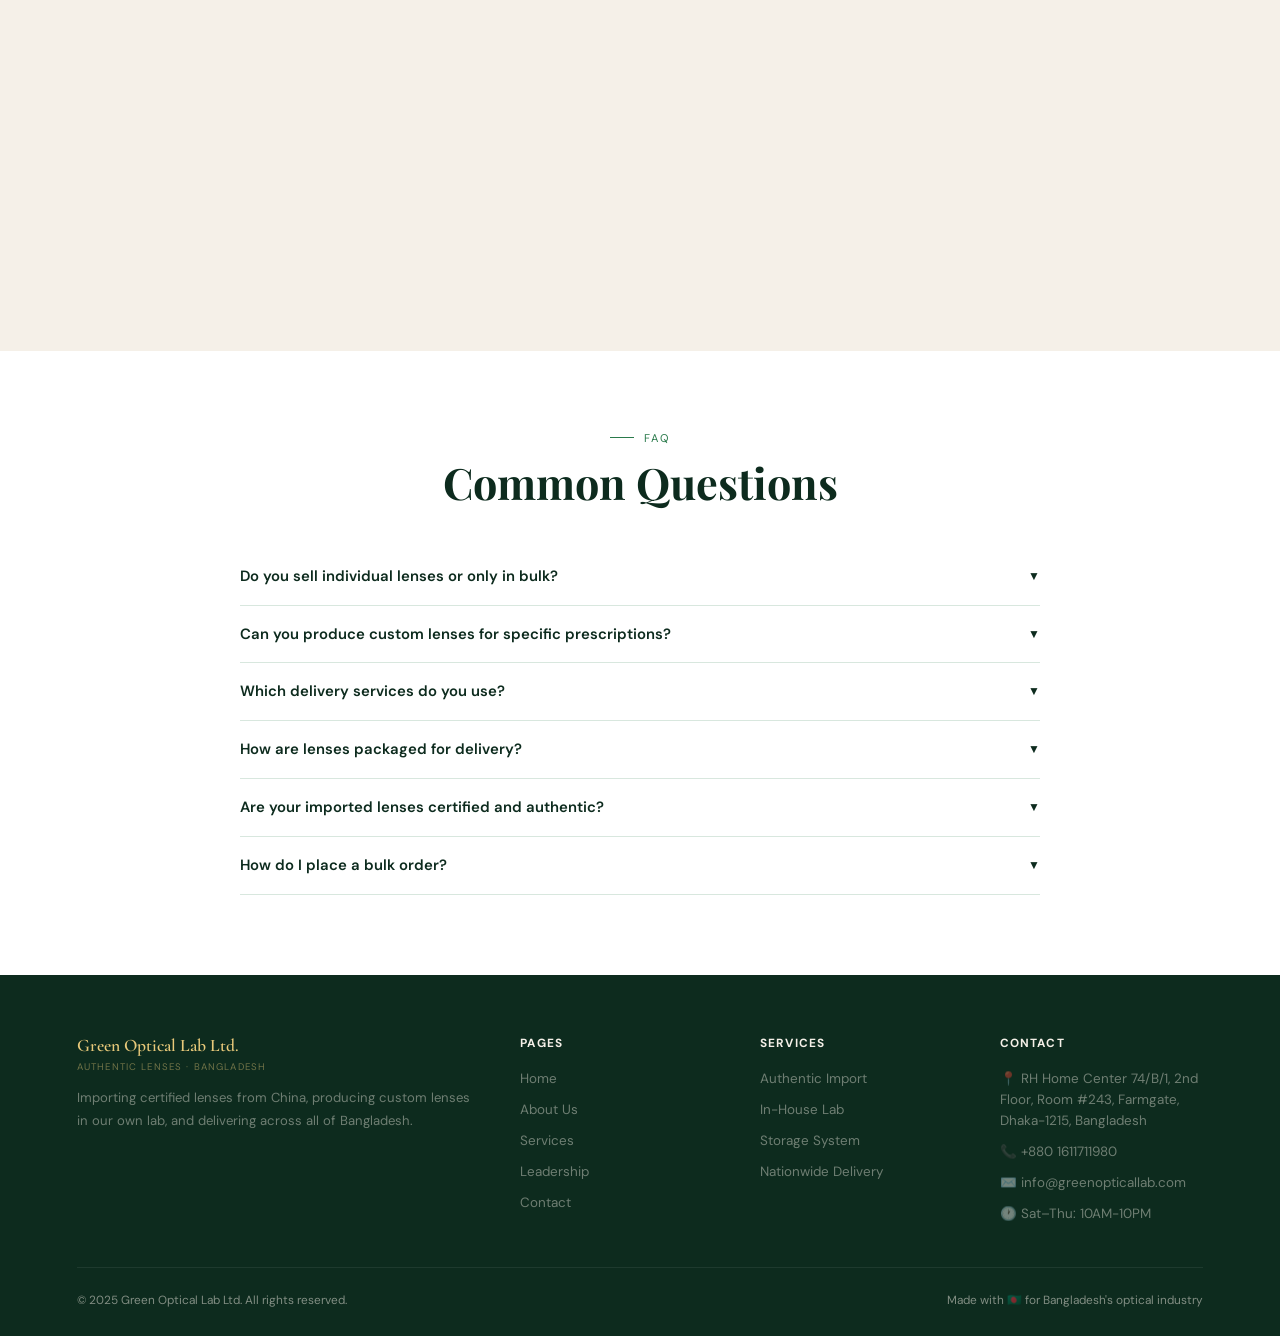
<file: contact.html>
<!DOCTYPE html>
<html lang="en">

<head>
  <meta charset="UTF-8" />
  <meta name="viewport" content="width=device-width, initial-scale=1.0" />
  <title>Contact Us — Green Optical Lab Ltd.</title>
  <meta name="description"
    content="Get in touch with Green Optical Lab Ltd. for bulk orders, custom lab inquiries, or delivery questions across Bangladesh.">
  <link rel="preconnect" href="https://fonts.googleapis.com">
  <link
    href="https://fonts.googleapis.com/css2?family=Cormorant+Garamond:ital,wght@0,400;0,600;0,700;1,400&family=DM+Sans:wght@300;400;500;600&family=Playfair+Display:wght@700;900&display=swap"
    rel="stylesheet">
  <link rel="stylesheet" href="css/style.css">
  <link rel="stylesheet" href="css/contact.css">
</head>

<body>

  <div class="ribbon">📦 Nationwide Delivery Across All 64 Districts of Bangladesh</div>

  <nav id="navbar">
    <a href="index.html" class="nav-logo">
      <div class="nav-logo-icon">🔬</div>
      <div class="nav-logo-text">
        Green Optical Lab Ltd.
        <small>Authentic Lenses · Bangladesh</small>
      </div>
    </a>
    <ul class="nav-links" id="navLinks">
      <li><a href="index.html">Home</a></li>
      <li><a href="about.html">About</a></li>
      <li><a href="services.html">Services</a></li>
      <li><a href="leadership.html">Leadership</a></li>
      <li><a href="contact.html" class="nav-cta">Contact Us</a></li>
    </ul>
    <button class="hamburger" onclick="toggleNav()" aria-label="Menu">
      <span></span><span></span><span></span>
    </button>
  </nav>

  <!-- PAGE HERO -->
  <div class="page-hero">
    <div class="page-hero-inner">
      <div class="page-hero-eyebrow">Get In Touch</div>
      <h1>Let's Talk <em>Business</em></h1>
      <p>Reach out for bulk orders, custom lab production, pricing inquiries, or anything else. We're ready to help your
        optical business grow.</p>
      <div class="breadcrumb">
        <a href="index.html">Home</a> › <span>Contact</span>
      </div>
    </div>
  </div>

  <!-- CONTACT MAIN -->
  <section class="contact-main">
    <div class="container">
      <div class="contact-grid">

        <!-- LEFT: Contact Info -->
        <div class="fade-up">
          <div class="section-label">Contact Information</div>
          <h2 class="section-title">Find Us,<br><em>Reach Us</em></h2>

          <div class="contact-detail">
            <div class="cd-icon">📍</div>
            <div>
              <div class="cd-label">Our Address</div>
              <div class="cd-value">
                RH Home Center 74/B/1, 2nd Floor, Room #243<br>
                Farmgate, Dhaka-1215, Bangladesh
              </div>
            </div>
          </div>

          <div class="contact-detail">
            <div class="cd-icon">📞</div>
            <div>
              <div class="cd-label">Phone Numbers</div>
              <div class="cd-value">
                +880 1611711980<br>
                +880 1875516806
              </div>
            </div>
          </div>

          <div class="contact-detail">
            <div class="cd-icon">✉️</div>
            <div>
              <div class="cd-label">Email Address</div>
              <div class="cd-value">
                <!-- REPLACE: Your email -->
                info@greenopticallab.com
              </div>
            </div>
          </div>

          <div class="contact-detail">
            <div class="cd-icon">💬</div>
            <div>
              <div class="cd-label">WhatsApp / Social</div>
              <div class="cd-value">
                <!-- REPLACE: Your WhatsApp / Facebook -->
                WhatsApp: +880 1611711980<br>
                Facebook: facebook.com/greenopticallab
              </div>
            </div>
          </div>

          <div class="hours-table">
            <h3>Business Hours</h3>
            <div class="hours-row"><span class="hours-day">Saturday – Thursday</span><span class="hours-time">10:00 AM –
                10:00 PM</span></div>
            <div class="hours-row"><span class="hours-day">Friday</span><span class="hours-time closed">Closed</span>
            </div>
          </div>
        </div>

        <!-- RIGHT: Form -->
        <div class="fade-up" style="transition-delay:.15s">
          <div class="form-card">
            <h2>Send Us a Message</h2>
            <p>We typically respond within 1 business day. For urgent orders, please call directly.</p>

            <!-- Forms -->
            <form class="contact-form" name="contact" method="POST" action="https://formspree.io/f/xkoevlka"
              onsubmit="handleFormSubmit(event)">
              <div class="form-row">
                <div class="fg">
                  <label>Full Name <span class="required">*</span></label>
                  <input type="text" name="name" placeholder="Your full name" required>
                </div>
                <div class="fg">
                  <label>Phone Number <span class="required">*</span></label>
                  <input type="tel" name="phone" placeholder="+880 ..." required>
                </div>
              </div>

              <div class="fg">
                <label>Email Address</label>
                <input type="email" name="email" placeholder="your@email.com">
              </div>

              <div class="fg">
                <label>Business / Shop Name <span class="required">*</span></label>
                <input type="text" name="business" placeholder="Your optical shop or business name" required>
              </div>

              <div class="fg">
                <label>District / Location</label>
                <input type="text" name="location" placeholder="e.g., Dhaka, Chittagong, Sylhet...">
              </div>

              <div class="fg">
                <label>Inquiry Type <span class="required">*</span></label>
                <select name="inquiry" required>
                  <option value="" disabled selected>Select inquiry type</option>
                  <option value="bulk-order">Bulk Order Inquiry</option>
                  <option value="custom-lab">Custom Lab Order</option>
                  <option value="pricing">Pricing Information</option>
                  <option value="delivery">Delivery Information</option>
                  <option value="partnership">Business Partnership</option>
                  <option value="general">General Inquiry</option>
                </select>
              </div>

              <div class="fg">
                <label>Your Message <span class="required">*</span></label>
                <textarea name="message"
                  placeholder="Tell us about your order requirements, quantities, specific lens types, or any questions you have..."
                  required></textarea>
              </div>

              <button type="submit" id="submitBtn" class="btn-primary" style="width:100%;">
                Send Inquiry
              </button>
            </form>

            <div class="form-success" id="formSuccess">
              <div class="success-icon">✅</div>
              <h3>Message Sent!</h3>
              <p>Thank you for your inquiry. Our team will get back to you within 1 business day.</p>
            </div>
          </div>
        </div>

      </div>
    </div>
  </section>

  <!-- MAP SECTION -->
  <section class="map-section">
    <div class="map-section-inner">
      <div class="section-label">Our Location</div>
      <h2 class="section-title">Find Us on the Map</h2>
      <iframe style="width:100%;height:340px;border-radius:14px;border:0;"
        src="https://www.google.com/maps/embed?pb=!1m14!1m12!1m3!1d3253.3945772971165!2d90.38766414404712!3d23.754088302775695!2m3!1f0!2f0!3f0!3m2!1i1024!2i768!4f13.1!5e0!3m2!1sen!2sbd!4v1779199766664!5m2!1sen!2sbd"
        width="600" height="450" style="border:0;" allowfullscreen="" loading="lazy"
        referrerpolicy="no-referrer-when-downgrade"></iframe>
    </div>
  </section>

  <!-- FAQ -->
  <section class="faq">
    <div class="faq-inner">
      <div style="text-align:center;">
        <div class="section-label" style="justify-content:center;">FAQ</div>
        <h2 class="section-title" style="text-align:center;">Common Questions</h2>
      </div>
      <div class="faq-list">
        <div class="faq-item">
          <button class="faq-q" onclick="toggleFAQ(this)">Do you sell individual lenses or only in bulk?<span
              class="arrow">▼</span></button>
          <div class="faq-a">We primarily supply in bulk to optical retailers, opticians, and wholesalers across
            Bangladesh. Please get in touch to discuss minimum order quantities and pricing for your specific needs.
          </div>
        </div>
        <div class="faq-item">
          <button class="faq-q" onclick="toggleFAQ(this)">Can you produce custom lenses for specific prescriptions?<span
              class="arrow">▼</span></button>
          <div class="faq-a">Yes — our in-house lab can produce custom lenses to any prescription specification,
            including specific coatings. We handle large-volume custom orders and can work with you to meet your exact
            requirements.</div>
        </div>
        <div class="faq-item">
          <button class="faq-q" onclick="toggleFAQ(this)">Which delivery services do you use?<span
              class="arrow">▼</span></button>
          <div class="faq-a">We work with all major courier services in Bangladesh including SA Paribahan, Sundarban
            Courier, Pathao Courier, Paperfly, RedX, eCourier, and others — ensuring coverage across all 64 districts.
          </div>
        </div>
        <div class="faq-item">
          <button class="faq-q" onclick="toggleFAQ(this)">How are lenses packaged for delivery?<span
              class="arrow">▼</span></button>
          <div class="faq-a">All lenses are carefully packaged in protective lens-safe packaging to prevent damage
            during transit. Every order arrives in perfect condition regardless of the delivery distance.</div>
        </div>
        <div class="faq-item">
          <button class="faq-q" onclick="toggleFAQ(this)">Are your imported lenses certified and authentic?<span
              class="arrow">▼</span></button>
          <div class="faq-a">Absolutely. We source exclusively from verified and certified manufacturers in China. Every
            product comes with quality documentation and undergoes our own quality check before entering inventory.
          </div>
        </div>
        <div class="faq-item">
          <button class="faq-q" onclick="toggleFAQ(this)">How do I place a bulk order?<span
              class="arrow">▼</span></button>
          <div class="faq-a">Fill out the contact form on this page, call us directly, or send a WhatsApp message.
            Describe your requirements — lens type, quantity, and location — and our team will respond with pricing and
            availability.</div>
        </div>
      </div>
    </div>
  </section>

  <!-- FOOTER -->
  <footer>
    <div class="container">
      <div class="footer-top">
        <div class="footer-brand">
          <div class="footer-brand-text">Green Optical Lab Ltd.</div>
          <div class="footer-brand-sub">Authentic Lenses · Bangladesh</div>
          <p>Importing certified lenses from China, producing custom lenses in our own lab, and delivering across all of
            Bangladesh.</p>
        </div>
        <div class="footer-col">
          <h4>Pages</h4>
          <ul>
            <li><a href="index.html">Home</a></li>
            <li><a href="about.html">About Us</a></li>
            <li><a href="services.html">Services</a></li>
            <li><a href="leadership.html">Leadership</a></li>
            <li><a href="contact.html">Contact</a></li>
          </ul>
        </div>
        <div class="footer-col">
          <h4>Services</h4>
          <ul>
            <li><a href="services.html#import">Authentic Import</a></li>
            <li><a href="services.html#lab">In-House Lab</a></li>
            <li><a href="services.html#storage">Storage System</a></li>
            <li><a href="services.html#delivery">Nationwide Delivery</a></li>
          </ul>
        </div>
        <div class="footer-col">
          <h4>Contact</h4>
          <ul>
            <li><a href="#">📍 RH Home Center 74/B/1, 2nd Floor, Room #243, Farmgate, Dhaka-1215, Bangladesh</a></li>
            <li><a href="tel:+8801611711980">📞 +880 1611711980</a></li>
            <li><a href="#">✉️ info@greenopticallab.com</a></li>
            <li><a href="#">🕐 Sat–Thu: 10AM-10PM</a></li>
          </ul>
        </div>
      </div>
      <div class="footer-bottom">
        <span>© 2025 Green Optical Lab Ltd. All rights reserved.</span>
        <span>Made with 🇧🇩 for Bangladesh's optical industry</span>
      </div>
    </div>
  </footer>

  <script src="js/main.js"></script>
  <script src="js/contact.js"></script>
</body>

</html>
</file>
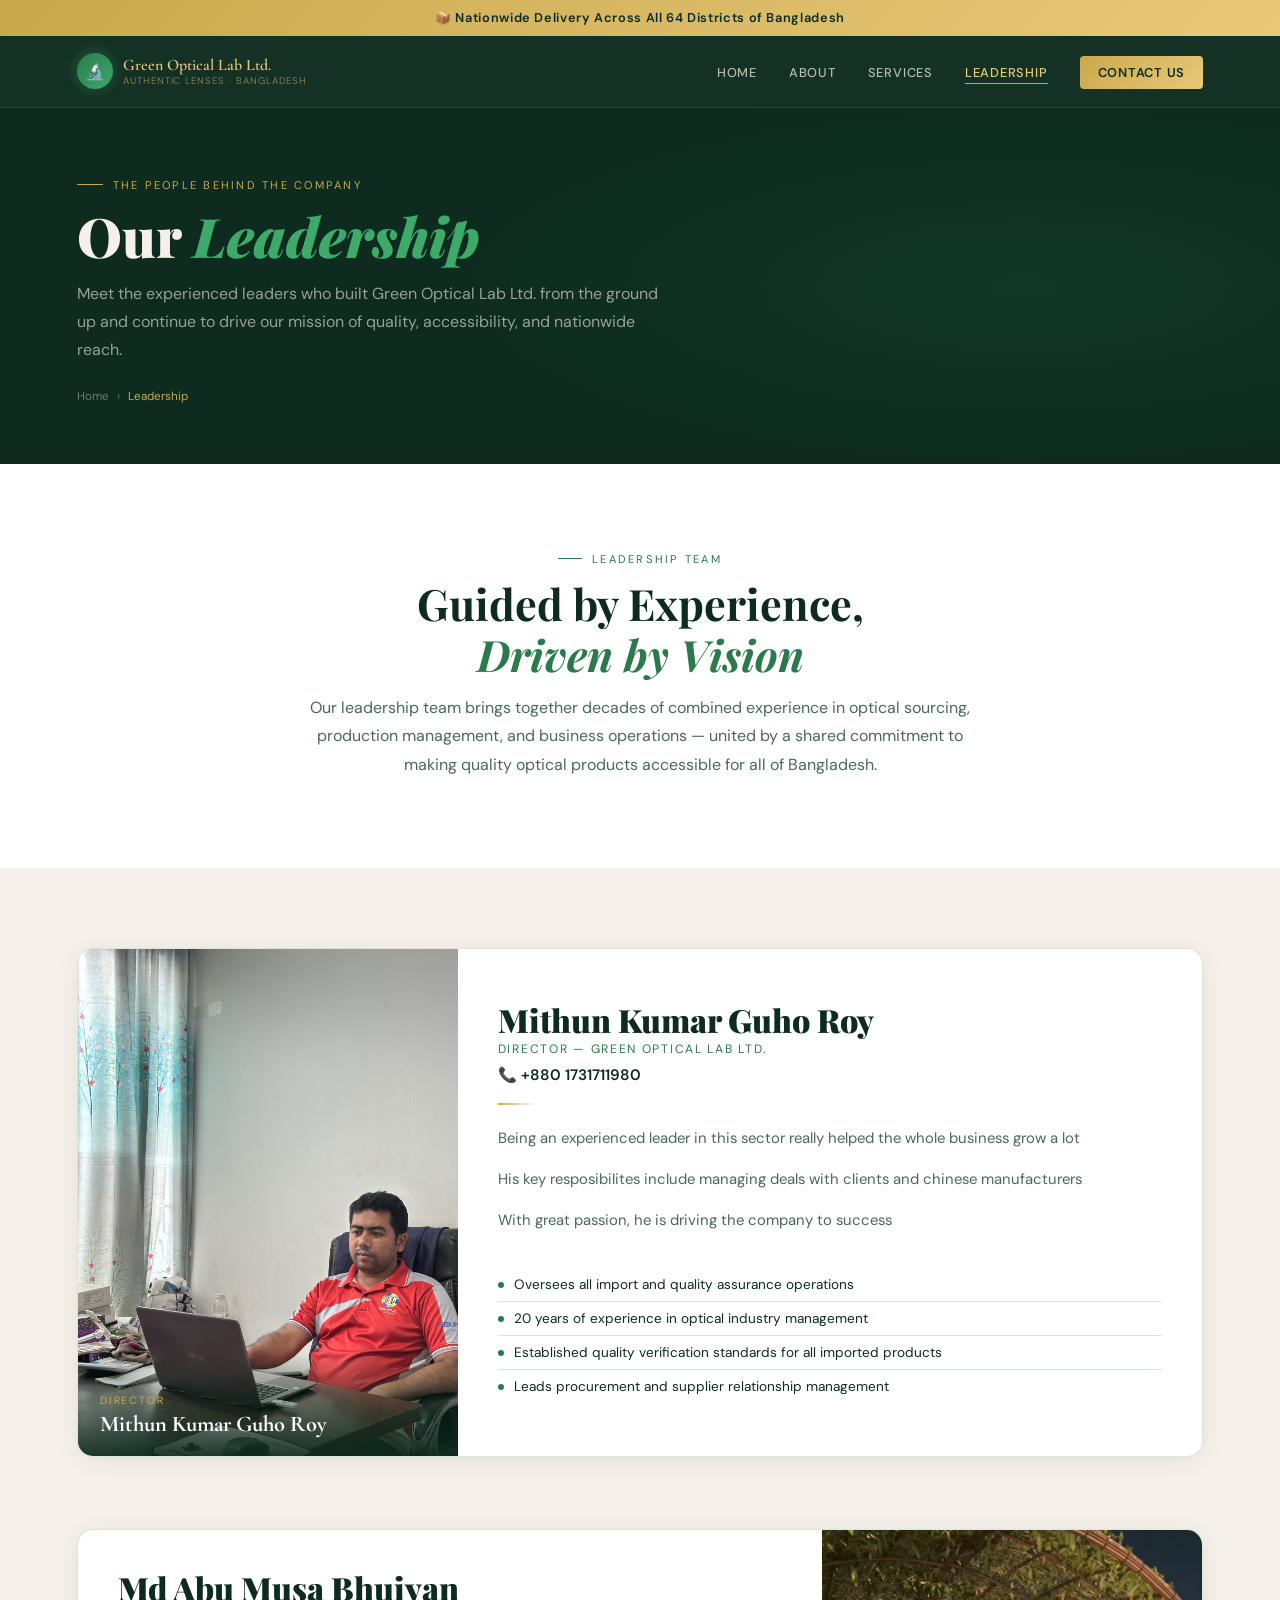
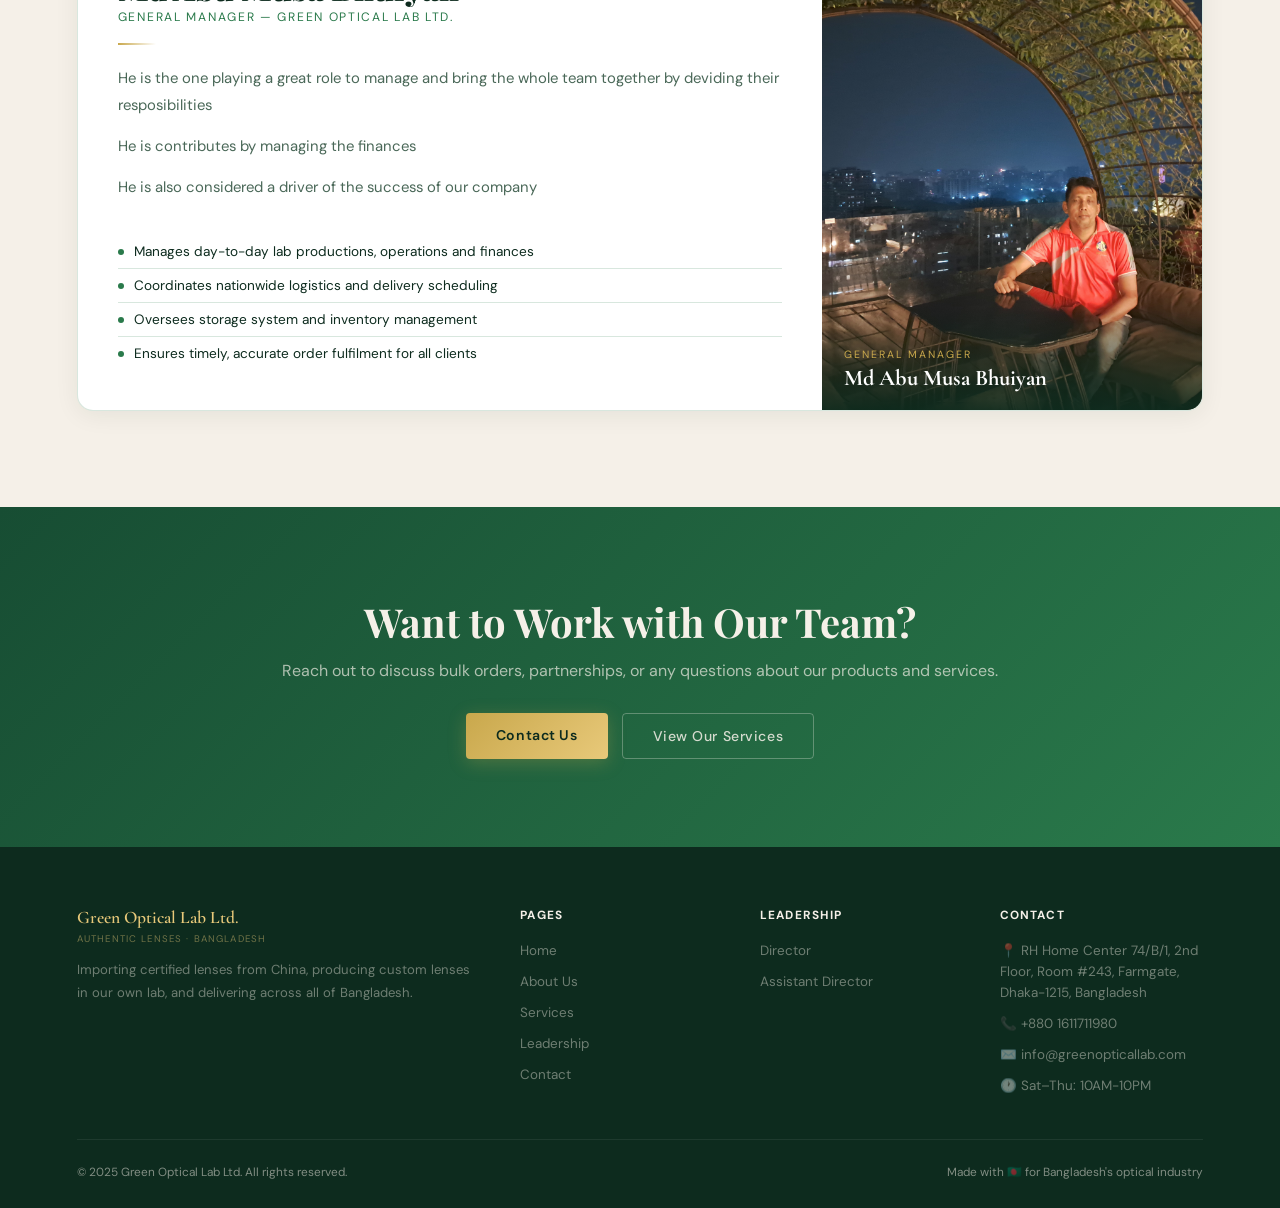
<file: leadership.html>
<!DOCTYPE html>
<html lang="en">

<head>
  <meta charset="UTF-8" />
  <meta name="viewport" content="width=device-width, initial-scale=1.0" />
  <title>Our Leadership — Green Optical Lab Ltd.</title>
  <meta name="description" content="Meet the Chairman, Director, and Assistant Director of Green Optical Lab Ltd.">
  <link rel="preconnect" href="https://fonts.googleapis.com">
  <link
    href="https://fonts.googleapis.com/css2?family=Cormorant+Garamond:ital,wght@0,400;0,600;0,700;1,400&family=DM+Sans:wght@300;400;500;600&family=Playfair+Display:wght@700;900&display=swap"
    rel="stylesheet">
  <link rel="stylesheet" href="css/style.css">
  <link rel="stylesheet" href="css/leadership.css">
</head>

<body>

  <div class="ribbon">📦 Nationwide Delivery Across All 64 Districts of Bangladesh</div>

  <nav id="navbar">
    <a href="index.html" class="nav-logo">
      <div class="nav-logo-icon">🔬</div>
      <div class="nav-logo-text">
        Green Optical Lab Ltd.
        <small>Authentic Lenses · Bangladesh</small>
      </div>
    </a>
    <ul class="nav-links" id="navLinks">
      <li><a href="index.html">Home</a></li>
      <li><a href="about.html">About</a></li>
      <li><a href="services.html">Services</a></li>
      <li><a href="leadership.html">Leadership</a></li>
      <li><a href="contact.html" class="nav-cta">Contact Us</a></li>
    </ul>
    <button class="hamburger" onclick="toggleNav()" aria-label="Menu">
      <span></span><span></span><span></span>
    </button>
  </nav>

  <!-- PAGE HERO -->
  <div class="page-hero">
    <div class="page-hero-inner">
      <div class="page-hero-eyebrow">The People Behind the Company</div>
      <h1>Our <em>Leadership</em></h1>
      <p>Meet the experienced leaders who built Green Optical Lab Ltd. from the ground up and continue to drive our
        mission of quality, accessibility, and nationwide reach.</p>
      <div class="breadcrumb">
        <a href="index.html">Home</a> › <span>Leadership</span>
      </div>
    </div>
  </div>

  <!-- INTRO -->
  <section class="leadership-intro">
    <div class="container">
      <div class="leadership-intro-inner fade-up">
        <div class="section-label" style="justify-content:center;">Leadership Team</div>
        <h2 class="section-title" style="text-align:center;">Guided by Experience,<br><em>Driven by Vision</em></h2>
        <p>
          Our leadership team brings together decades of combined experience in optical sourcing, production management,
          and business operations — united by a shared commitment to making quality optical products accessible for all
          of Bangladesh.
        </p>
      </div>
    </div>
  </section>

  <!-- PROFILES -->
  <div class="profiles">
    <div class="profiles-container">


      <!-- ── DIRECTOR ── -->
      <div class="profile-card fade-up" id="director" style="transition-delay:.1s">
        <div class="profile-photo">
          <div class="profile-photo-img">
            <img src="./{css,js,images}/IMG_0252.jpg" alt="Director of Green Optical Lab Ltd." class="img-leader"
              width="400" height="530">
          </div>
          <div class="profile-role-badge">
            <div class="profile-role-tag">Director</div>
            <div class="profile-photo-name">
              Mithun Kumar Guho Roy
            </div>
          </div>
        </div>
        <div class="profile-info">
          <div class="profile-name">
            Mithun Kumar Guho Roy
          </div>
          <div class="profile-title" style="margin-bottom: 8px;">Director — Green Optical Lab Ltd.</div>
          <div style="margin-bottom: 18px; font-size: 0.95rem;">
            <a href="tel:+8801731711980" style="color: var(--green-deep); text-decoration: none; font-weight: 600;">📞 +880 1731711980</a>
          </div>
          <div class="profile-divider"></div>
          <div class="profile-bio">
            <p>Being an experienced leader in this sector really helped the whole business grow a lot</p>
            <p>His key resposibilites include managing deals with clients and chinese manufacturers</p>
            <p>With great passion, he is driving the company to success</p>
          </div>
          <div class="profile-highlights">
            <div class="profile-highlight"><span class="ph-dot"></span><span>Oversees all import and quality assurance
                operations</span></div>
            <div class="profile-highlight"><span class="ph-dot"></span><span>20 years of experience in optical industry
                management</span></div>
            <div class="profile-highlight"><span class="ph-dot"></span><span>Established quality verification standards
                for all imported products</span></div>
            <div class="profile-highlight"><span class="ph-dot"></span><span>Leads procurement and supplier relationship
                management</span></div>
          </div>
        </div>
      </div>

      <!-- ── GENERAL MANAGER ── -->
      <div class="profile-card fade-up" id="asst-director" style="transition-delay:.2s">
        <div class="profile-photo">
          <div class="profile-photo-img">
            <img src="./{css,js,images}/IMG_0324.JPG" alt="Assistant Director of Green Optical Lab Ltd."
              class="img-leader" width="400" height="530">
          </div>
          <div class="profile-role-badge">
            <div class="profile-role-tag">General Manager</div>
            <div class="profile-photo-name">
              Md Abu Musa Bhuiyan
            </div>
          </div>
        </div>
        <div class="profile-info">
          <div class="profile-name">
            Md Abu Musa Bhuiyan
          </div>
          <div class="profile-title">General Manager — Green Optical Lab Ltd.</div>
          <div class="profile-divider"></div>
          <div class="profile-bio">
            <p>He is the one playing a great role to manage and bring the whole team together by deviding their
              resposibilities</p>
            <p>He is contributes by managing the finances</p>
            <p>He is also considered a driver of the success of our company</p>
          </div>
          <div class="profile-highlights">
            <div class="profile-highlight"><span class="ph-dot"></span><span>Manages day-to-day lab productions,
                operations and finances</span></div>
            <div class="profile-highlight"><span class="ph-dot"></span><span>Coordinates nationwide logistics and
                delivery scheduling</span></div>
            <div class="profile-highlight"><span class="ph-dot"></span><span>Oversees storage system and inventory
                management</span></div>
            <div class="profile-highlight"><span class="ph-dot"></span><span>Ensures timely, accurate order fulfilment
                for all clients</span></div>
          </div>
        </div>
      </div>

    </div>
  </div>


  <!-- CTA -->
  <div class="cta">
    <div class="container">
      <h2>Want to Work with Our Team?</h2>
      <p>Reach out to discuss bulk orders, partnerships, or any questions about our products and services.</p>
      <div style="display:flex;gap:14px;justify-content:center;flex-wrap:wrap;">
        <a href="contact.html" class="btn-primary">Contact Us</a>
        <a href="services.html" class="btn-outline-light">View Our Services</a>
      </div>
    </div>
  </div>

  <!-- FOOTER -->
  <footer>
    <div class="container">
      <div class="footer-top">
        <div class="footer-brand">
          <div class="footer-brand-text">Green Optical Lab Ltd.</div>
          <div class="footer-brand-sub">Authentic Lenses · Bangladesh</div>
          <p>Importing certified lenses from China, producing custom lenses in our own lab, and delivering across all of
            Bangladesh.</p>
        </div>
        <div class="footer-col">
          <h4>Pages</h4>
          <ul>
            <li><a href="index.html">Home</a></li>
            <li><a href="about.html">About Us</a></li>
            <li><a href="services.html">Services</a></li>
            <li><a href="leadership.html">Leadership</a></li>
            <li><a href="contact.html">Contact</a></li>
          </ul>
        </div>
        <div class="footer-col">
          <h4>Leadership</h4>
          <ul>
            <li><a href="#director">Director</a></li>
            <li><a href="#asst-director">Assistant Director</a></li>
          </ul>
        </div>
        <div class="footer-col">
          <h4>Contact</h4>
          <ul>
            <li><a href="#">📍 RH Home Center 74/B/1, 2nd Floor, Room #243, Farmgate, Dhaka-1215, Bangladesh</a></li>
            <li><a href="tel:+8801611711980">📞 +880 1611711980</a></li>
            <li><a href="#">✉️ info@greenopticallab.com</a></li>
            <li><a href="#">🕐 Sat–Thu: 10AM-10PM</a></li>
          </ul>
        </div>
      </div>
      <div class="footer-bottom">
        <span>© 2025 Green Optical Lab Ltd. All rights reserved.</span>
        <span>Made with 🇧🇩 for Bangladesh's optical industry</span>
      </div>
    </div>
  </footer>

  <script src="js/main.js"></script>
</body>

</html>
</file>
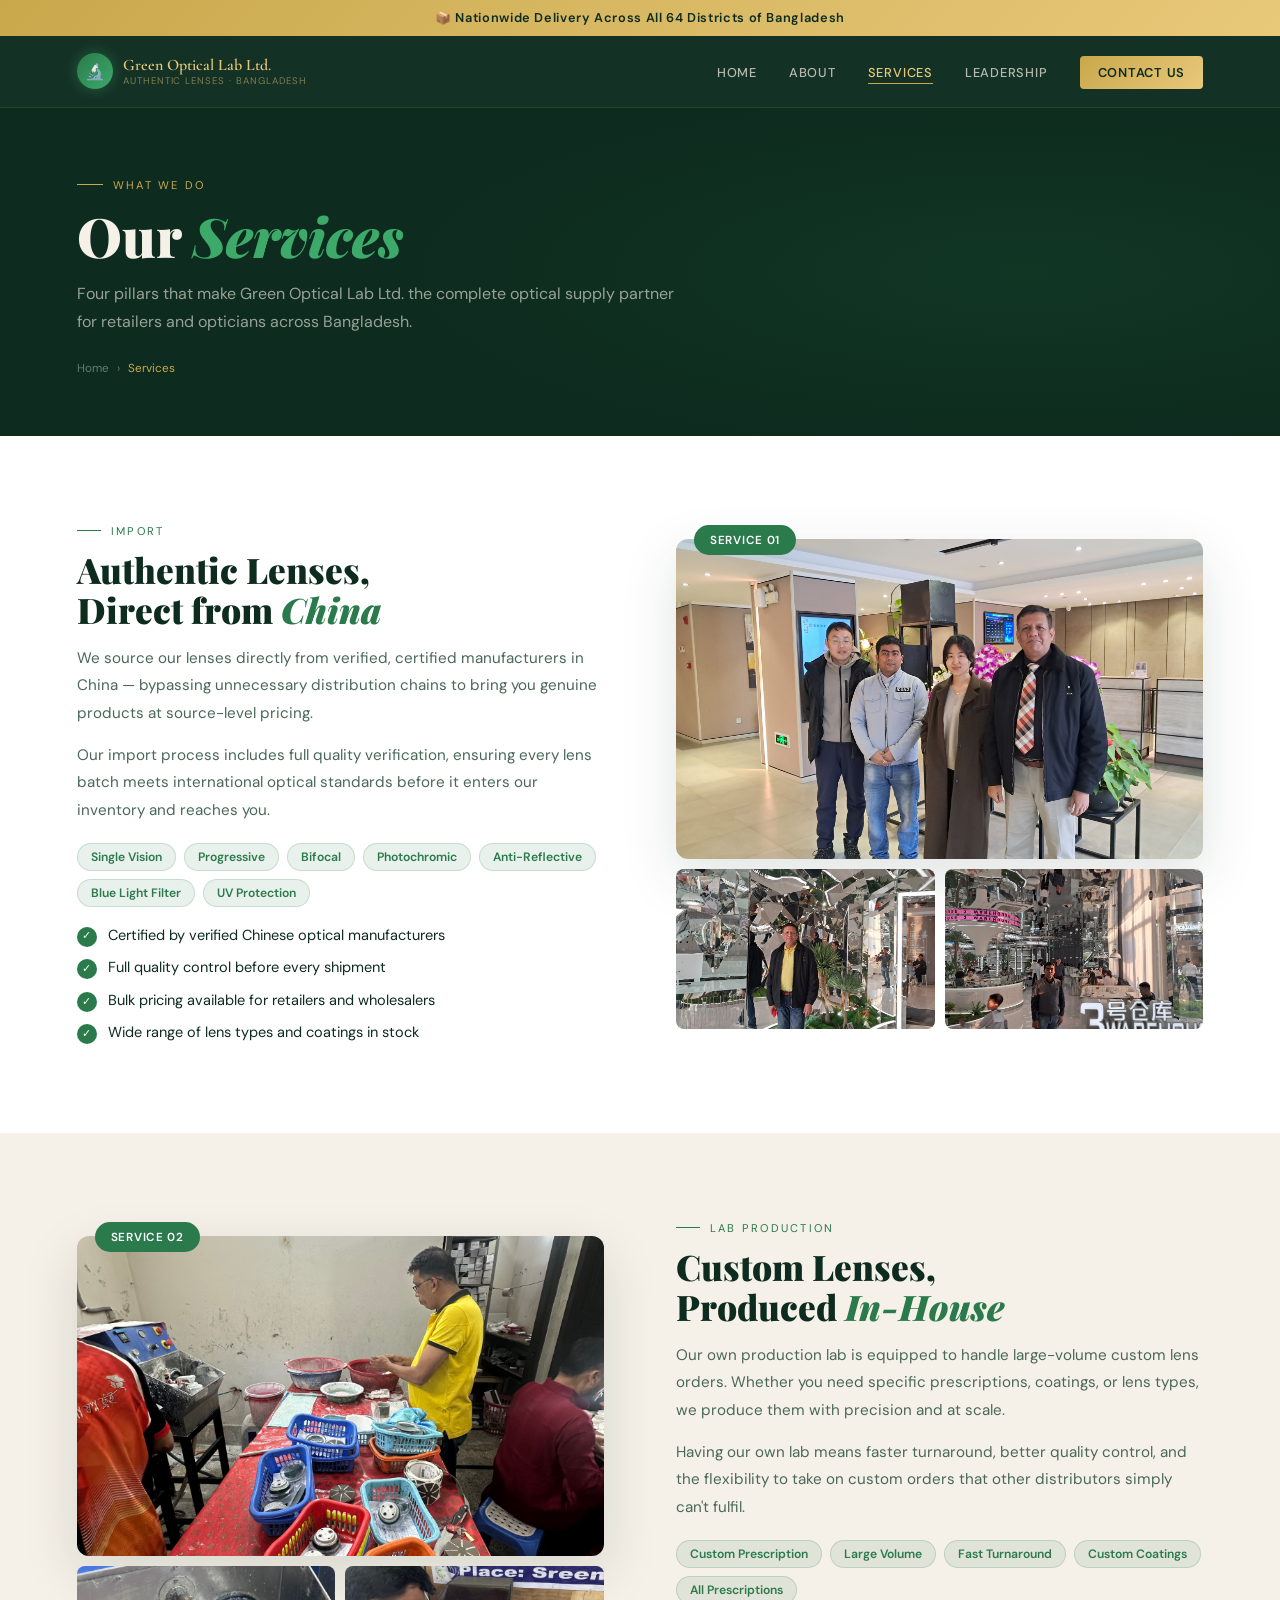
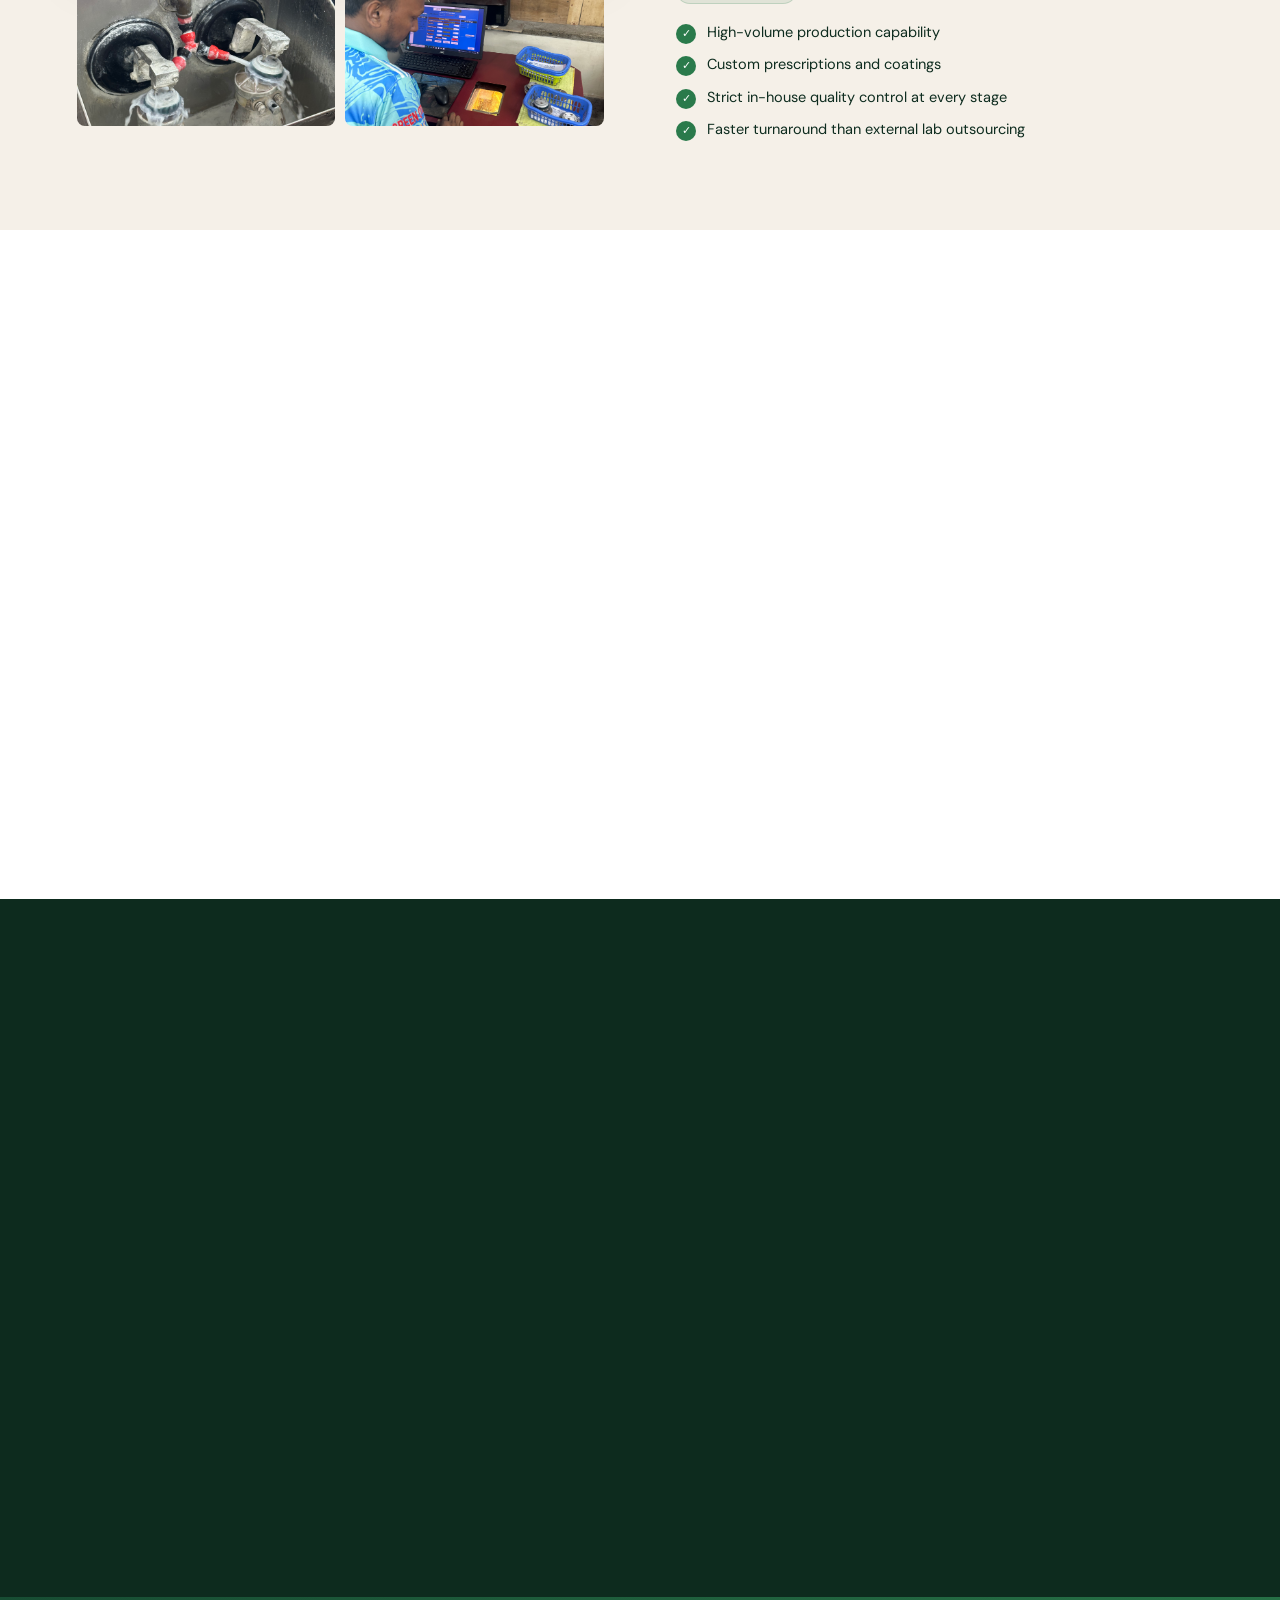
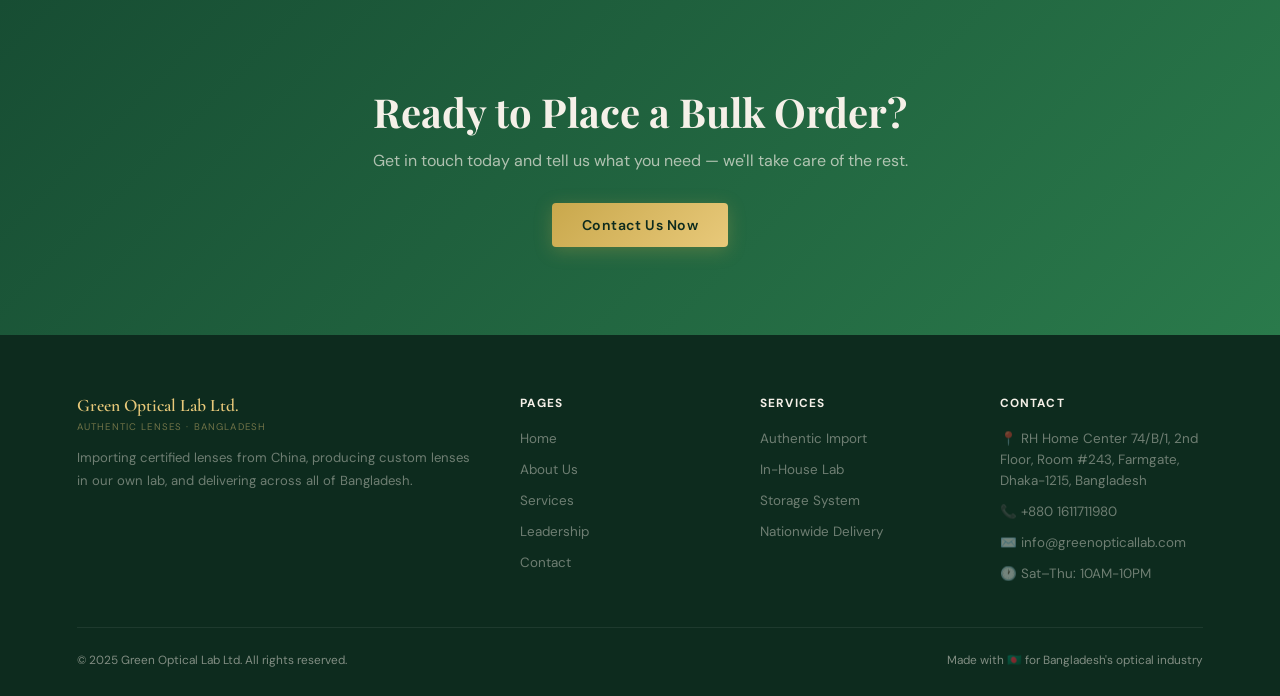
<file: services.html>
<!DOCTYPE html>
<html lang="en">
<head>
  <meta charset="UTF-8"/>
  <meta name="viewport" content="width=device-width, initial-scale=1.0"/>
  <title>Our Services — Green Optical Lab Ltd.</title>
  <meta name="description" content="Authentic lens import, in-house lab production, organized storage, and nationwide delivery — the complete optical supply chain from Green Optical Lab Ltd.">
  <link rel="preconnect" href="https://fonts.googleapis.com">
  <link href="https://fonts.googleapis.com/css2?family=Cormorant+Garamond:ital,wght@0,400;0,600;0,700;1,400&family=DM+Sans:wght@300;400;500;600&family=Playfair+Display:wght@700;900&display=swap" rel="stylesheet">
  <link rel="stylesheet" href="css/style.css">
  <link rel="stylesheet" href="css/services.css">
</head>
<body>

<div class="ribbon">📦 Nationwide Delivery Across All 64 Districts of Bangladesh</div>

<nav id="navbar">
  <a href="index.html" class="nav-logo">
    <div class="nav-logo-icon">🔬</div>
    <div class="nav-logo-text">
      Green Optical Lab Ltd.
      <small>Authentic Lenses · Bangladesh</small>
    </div>
  </a>
  <ul class="nav-links" id="navLinks">
    <li><a href="index.html">Home</a></li>
    <li><a href="about.html">About</a></li>
    <li><a href="services.html">Services</a></li>
    <li><a href="leadership.html">Leadership</a></li>
    <li><a href="contact.html" class="nav-cta">Contact Us</a></li>
  </ul>
  <button class="hamburger" onclick="toggleNav()" aria-label="Menu">
    <span></span><span></span><span></span>
  </button>
</nav>

<!-- PAGE HERO -->
<div class="page-hero">
  <div class="page-hero-inner">
    <div class="page-hero-eyebrow">What We Do</div>
    <h1>Our <em>Services</em></h1>
    <p>Four pillars that make Green Optical Lab Ltd. the complete optical supply partner for retailers and opticians across Bangladesh.</p>
    <div class="breadcrumb">
      <a href="index.html">Home</a> › <span>Services</span>
    </div>
  </div>
</div>

<!-- SERVICE 1: IMPORT -->
<div class="service-block" id="import">
  <div class="service-block-inner">
    <div class="service-img-col fade-up">
      <div class="service-tag">Service 01</div>
      <div class="service-main-img">
        <!-- REPLACE src: imported lens products — recommended 700×525px -->
        <img
          src="./{css,js,images}/IMG_0325.JPG"
          alt="Authentic imported optical lenses from China"
          class="img-service"
          width="700" height="525"
        >
      </div>
      <div class="service-secondary-imgs">
        <div class="service-small-img">
          <!-- REPLACE src: lens close-up — recommended 400×225px -->
          <img
            src="./{css,js,images}/IMG_0317.JPG"
            alt="Optical lens close-up"
            class="img-service-sm"
            width="400" height="225"
          >
        </div>
        <div class="service-small-img">
          <!-- REPLACE src: certification / product label — recommended 400×225px -->
          <img
            src="./{css,js,images}/IMG_0320.JPG"
            alt="Lens certification and quality documentation"
            class="img-service-sm"
            width="400" height="225"
          >
        </div>
      </div>
    </div>

    <div class="service-text fade-up" style="transition-delay:.15s">
      <div class="section-label">Import</div>
      <h2>Authentic Lenses,<br>Direct from <em>China</em></h2>
      <p>We source our lenses directly from verified, certified manufacturers in China — bypassing unnecessary distribution chains to bring you genuine products at source-level pricing.</p>
      <p>Our import process includes full quality verification, ensuring every lens batch meets international optical standards before it enters our inventory and reaches you.</p>
      <div class="feature-pills">
        <span class="pill">Single Vision</span>
        <span class="pill">Progressive</span>
        <span class="pill">Bifocal</span>
        <span class="pill">Photochromic</span>
        <span class="pill">Anti-Reflective</span>
        <span class="pill">Blue Light Filter</span>
        <span class="pill">UV Protection</span>
      </div>
      <ul class="check-list">
        <li>Certified by verified Chinese optical manufacturers</li>
        <li>Full quality control before every shipment</li>
        <li>Bulk pricing available for retailers and wholesalers</li>
        <li>Wide range of lens types and coatings in stock</li>
      </ul>
    </div>
  </div>
</div>

<!-- SERVICE 2: LAB -->
<div class="service-block" id="lab">
  <div class="service-block-inner">
    <div class="service-img-col fade-up">
      <div class="service-tag">Service 02</div>
      <div class="service-main-img">
        <!-- REPLACE src: lab / production area — recommended 700×525px -->
        <img
          src="./{css,js,images}/IMG_0296.jpg"
          alt="In-house optical lens production lab"
          class="img-service"
          width="700" height="525"
        >
      </div>
      <div class="service-secondary-imgs">
        <div class="service-small-img">
          <!-- REPLACE src: lab machine close-up — recommended 400×225px -->
          <img
            src="./{css,js,images}/IMG_0288.jpg"
            alt="Lab production machine"
            class="img-service-sm"
            width="400" height="225"
          >
        </div>
        <div class="service-small-img">
          <!-- REPLACE src: technician at work — recommended 400×225px -->
          <img
            src="./{css,js,images}/IMG_0293.jpg"
            alt="Technician working in optical lab"
            class="img-service-sm"
            width="400" height="225"
          >
        </div>
      </div>
    </div>

    <div class="service-text fade-up" style="transition-delay:.15s">
      <div class="section-label">Lab Production</div>
      <h2>Custom Lenses,<br>Produced <em>In-House</em></h2>
      <p>Our own production lab is equipped to handle large-volume custom lens orders. Whether you need specific prescriptions, coatings, or lens types, we produce them with precision and at scale.</p>
      <p>Having our own lab means faster turnaround, better quality control, and the flexibility to take on custom orders that other distributors simply can't fulfil.</p>
      <div class="feature-pills">
        <span class="pill">Custom Prescription</span>
        <span class="pill">Large Volume</span>
        <span class="pill">Fast Turnaround</span>
        <span class="pill">Custom Coatings</span>
        <span class="pill">All Prescriptions</span>
      </div>
      <ul class="check-list">
        <li>High-volume production capability</li>
        <li>Custom prescriptions and coatings</li>
        <li>Strict in-house quality control at every stage</li>
        <li>Faster turnaround than external lab outsourcing</li>
      </ul>
    </div>
  </div>
</div>

<!-- SERVICE 3: STORAGE -->
<div class="service-block" id="storage">
  <div class="service-block-inner">
    <div class="service-img-col fade-up">
      <div class="service-tag">Service 03</div>
      <div class="service-main-img">
        <!-- REPLACE src: storage / warehouse / shelving — recommended 700×525px -->
        <img
          src="./{css,js,images}/IMG_0261.jpg"
          alt="Organized lens storage and inventory"
          class="img-service"
          width="700" height="525"
        >
      </div>
      <div class="service-secondary-imgs">
        <div class="service-small-img">
          <!-- REPLACE src: storage labels / organisation — recommended 400×225px -->
          <img
            src="./{css,js,images}/IMG_0276.jpg"
            alt="Storage labels and organisation system"
            class="img-service-sm"
            width="400" height="225"
          >
        </div>
        <div class="service-small-img">
          <!-- REPLACE src: packing / dispatch — recommended 400×225px -->
          <img
            src="./{css,js,images}/IMG_0268.jpg"
            alt="Packing and dispatch operations"
            class="img-service-sm"
            width="400" height="225"
          >
        </div>
      </div>
    </div>

    <div class="service-text fade-up" style="transition-delay:.15s">
      <div class="section-label">Storage & Inventory</div>
      <h2>Everything Organised,<br><em>Always Ready</em></h2>
      <p>Our systematic storage facility keeps hundreds of lens variants and thousands of individual units catalogued, labelled, and ready for dispatch at any moment.</p>
      <p>Organised inventory means accurate orders, fewer errors, and same-day dispatch on most in-stock items — so your business never has to wait.</p>
      <div class="feature-pills">
        <span class="pill">500+ Variants</span>
        <span class="pill">Catalogued System</span>
        <span class="pill">Same-Day Dispatch</span>
        <span class="pill">Accurate Fulfilment</span>
      </div>
      <ul class="check-list">
        <li>Systematic cataloguing of all lens variants and types</li>
        <li>Controlled storage conditions for lens quality</li>
        <li>Fast picking and packing for accurate dispatch</li>
        <li>Real-time stock awareness for availability</li>
      </ul>
    </div>
  </div>
</div>

<!-- SERVICE 4: DELIVERY (dark) -->
<div class="service-block dark" id="delivery">
  <div class="service-block-inner">
    <div class="service-img-col fade-up">
      <div class="service-tag" style="background:var(--gold);color:var(--green-deep);">Service 04</div>
      <div class="service-main-img">
        <!-- REPLACE src: delivery / packaging / courier photo — recommended 700×525px -->
        <img
          src="./{css,js,images}/IMG_0265.jpg"
          alt="Nationwide delivery and courier service"
          class="img-service"
          width="700" height="525"
        >
      </div>
      <div class="courier-grid">
        <div class="courier-card"><span class="courier-icon">🚛</span><span>SA Paribahan</span></div>
        <div class="courier-card"><span class="courier-icon">📦</span><span>Sundarban Courier</span></div>
        <div class="courier-card"><span class="courier-icon">🏍️</span><span>Pathao Courier</span></div>
        <div class="courier-card"><span class="courier-icon">📬</span><span>Paperfly</span></div>
        <div class="courier-card"><span class="courier-icon">🔴</span><span>RedX</span></div>
        <div class="courier-card"><span class="courier-icon">📮</span><span>eCourier & more</span></div>
      </div>
    </div>

    <div class="service-text fade-up" style="transition-delay:.15s">
      <div class="section-label">Nationwide Delivery</div>
      <h2>All 64 Districts,<br><em>No Exceptions</em></h2>
      <p>We deliver to every district across all 8 divisions of Bangladesh. Whether you're in Dhaka or Teknaf, Cox's Bazar or Panchagarh — your order arrives safely and on time.</p>
      <p>By partnering with all major courier services in Bangladesh, we ensure you always have delivery coverage, tracking visibility, and the fastest possible transit times to your area.</p>
      <div class="feature-pills">
        <span class="pill">All 64 Districts</span>
        <span class="pill">Multiple Couriers</span>
        <span class="pill">Safe Packaging</span>
        <span class="pill">Tracked Delivery</span>
        <span class="pill">Bulk Shipping</span>
      </div>
      <ul class="check-list">
        <li>Full coverage across all 64 districts of Bangladesh</li>
        <li>Multiple courier partners for maximum redundancy</li>
        <li>Lens-safe packaging to prevent transit damage</li>
        <li>Bulk shipping rates available for large orders</li>
      </ul>
    </div>
  </div>
</div>

<!-- CTA -->
<div class="cta">
  <div class="container">
    <h2>Ready to Place a Bulk Order?</h2>
    <p>Get in touch today and tell us what you need — we'll take care of the rest.</p>
    <a href="contact.html" class="btn-primary">Contact Us Now</a>
  </div>
</div>

<!-- FOOTER -->
<footer>
  <div class="container">
    <div class="footer-top">
      <div class="footer-brand">
        <div class="footer-brand-text">Green Optical Lab Ltd.</div>
        <div class="footer-brand-sub">Authentic Lenses · Bangladesh</div>
        <p>Importing certified lenses from China, producing custom lenses in our own lab, and delivering across all of Bangladesh.</p>
      </div>
      <div class="footer-col">
        <h4>Pages</h4>
        <ul>
          <li><a href="index.html">Home</a></li>
          <li><a href="about.html">About Us</a></li>
          <li><a href="services.html">Services</a></li>
          <li><a href="leadership.html">Leadership</a></li>
          <li><a href="contact.html">Contact</a></li>
        </ul>
      </div>
      <div class="footer-col">
        <h4>Services</h4>
        <ul>
          <li><a href="#import">Authentic Import</a></li>
          <li><a href="#lab">In-House Lab</a></li>
          <li><a href="#storage">Storage System</a></li>
          <li><a href="#delivery">Nationwide Delivery</a></li>
        </ul>
      </div>
      <div class="footer-col">
        <h4>Contact</h4>
        <ul>
          <li><a href="#">📍 RH Home Center 74/B/1, 2nd Floor, Room #243, Farmgate, Dhaka-1215, Bangladesh</a></li>
          <li><a href="tel:+8801611711980">📞 +880 1611711980</a></li>
          <li><a href="#">✉️ info@greenopticallab.com</a></li>
          <li><a href="#">🕐 Sat–Thu: 10AM-10PM</a></li>
        </ul>
      </div>
    </div>
    <div class="footer-bottom">
      <span>© 2025 Green Optical Lab Ltd. All rights reserved.</span>
      <span>Made with 🇧🇩 for Bangladesh's optical industry</span>
    </div>
  </div>
</footer>

<script src="js/main.js"></script>
</body>
</html>
</file>
<file: css/style.css>
/* ═══════════════════════════════════════════
   GREEN OPTICAL LAB LTD — Global Stylesheet
   Breakpoints:
     1024px  tablet-landscape / small laptop
      768px  tablet-portrait
      480px  large phone
      360px  small phone
═══════════════════════════════════════════ */

*, *::before, *::after { box-sizing: border-box; margin: 0; padding: 0; }

:root {
  --green-deep:   #0d2b1e;
  --green-mid:    #174d33;
  --green-bright: #2a7a4b;
  --green-light:  #3daa6a;
  --gold:         #c9a84c;
  --gold-light:   #e8c97a;
  --cream:        #f5f0e8;
  --white:        #ffffff;
  --text-dark:    #0d2b1e;
  --text-muted:   #4a6858;
  --border:       rgba(42,122,75,0.18);
  --nav-height:   72px;
  --page-pad:     6vw;
}

html { scroll-behavior: smooth; }

body {
  font-family: 'DM Sans', sans-serif;
  background: var(--cream);
  color: var(--text-dark);
  overflow-x: hidden;
}

img { max-width: 100%; display: block; }

::-webkit-scrollbar { width: 5px; }
::-webkit-scrollbar-track { background: var(--cream); }
::-webkit-scrollbar-thumb { background: var(--green-bright); border-radius: 3px; }

/* ════════════════════════════
   RIBBON
════════════════════════════ */
.ribbon {
  background: linear-gradient(135deg, var(--gold), var(--gold-light));
  color: var(--green-deep);
  padding: 9px var(--page-pad);
  text-align: center;
  font-size: 0.8rem;
  font-weight: 600;
  letter-spacing: 0.05em;
  position: relative;
  z-index: 200;
  line-height: 1.4;
}

/* ════════════════════════════
   NAV
════════════════════════════ */
nav {
  position: sticky;
  top: 0;
  z-index: 100;
  display: flex;
  align-items: center;
  justify-content: space-between;
  padding: 0 var(--page-pad);
  height: var(--nav-height);
  background: rgba(13,43,30,0.97);
  backdrop-filter: blur(16px);
  border-bottom: 1px solid rgba(201,168,76,0.15);
}

.nav-logo {
  display: flex;
  align-items: center;
  gap: 10px;
  text-decoration: none;
  min-width: 0;
}
.nav-logo-icon {
  width: 36px; height: 36px;
  flex-shrink: 0;
  background: linear-gradient(135deg, var(--green-bright), var(--green-light));
  border-radius: 50%;
  display: flex; align-items: center; justify-content: center;
  font-size: 16px;
  box-shadow: 0 0 14px rgba(61,170,106,0.4);
}
.nav-logo-text {
  font-family: 'Cormorant Garamond', serif;
  color: var(--gold-light);
  font-size: 1rem;
  font-weight: 600;
  line-height: 1.2;
  white-space: nowrap;
  overflow: hidden;
  text-overflow: ellipsis;
}
.nav-logo-text small {
  display: block;
  font-size: 0.6rem;
  color: rgba(232,201,122,0.5);
  font-weight: 400;
  letter-spacing: 0.1em;
  text-transform: uppercase;
  font-family: 'DM Sans', sans-serif;
}

.nav-links {
  display: flex;
  align-items: center;
  gap: 2rem;
  list-style: none;
}
.nav-links a {
  color: rgba(245,240,232,0.72);
  text-decoration: none;
  font-size: 0.8rem;
  font-weight: 500;
  letter-spacing: 0.06em;
  text-transform: uppercase;
  transition: color .2s;
  position: relative;
  padding-bottom: 3px;
  white-space: nowrap;
}
.nav-links a::after {
  content: '';
  position: absolute;
  bottom: 0; left: 0;
  width: 0; height: 1px;
  background: var(--gold);
  transition: width .25s;
}
.nav-links a:hover,
.nav-links a.active { color: var(--gold-light); }
.nav-links a.active::after,
.nav-links a:hover::after { width: 100%; }

.nav-cta {
  background: linear-gradient(135deg, var(--gold), var(--gold-light)) !important;
  color: var(--green-deep) !important;
  padding: 8px 18px !important;
  border-radius: 4px;
  font-weight: 600 !important;
}
.nav-cta::after { display: none !important; }
.nav-cta:hover { opacity: 0.88; }

.hamburger {
  display: none;
  flex-direction: column;
  gap: 5px;
  cursor: pointer;
  padding: 6px;
  background: none;
  border: none;
  flex-shrink: 0;
}
.hamburger span {
  width: 24px; height: 2px;
  background: var(--gold-light);
  border-radius: 2px;
  transition: .3s;
  display: block;
}

/* ── Nav responsive ── */
@media (max-width: 900px) {
  .nav-links {
    display: none;
    position: absolute;
    top: var(--nav-height);
    left: 0; right: 0;
    background: rgba(8,24,16,0.99);
    flex-direction: column;
    align-items: flex-start;
    padding: 20px var(--page-pad) 28px;
    gap: 18px;
    border-bottom: 1px solid rgba(201,168,76,0.12);
  }
  .nav-links.open { display: flex; }
  .hamburger { display: flex; }
  .nav-links a { font-size: 1rem; }
  .nav-cta { padding: 10px 22px !important; }
}

@media (max-width: 480px) {
  .nav-logo-text small { display: none; }
  .nav-logo-text { font-size: 0.9rem; }
}

/* ════════════════════════════
   PAGE HERO (inner pages)
════════════════════════════ */
.page-hero {
  background: var(--green-deep);
  padding: 70px var(--page-pad) 60px;
  position: relative;
  overflow: hidden;
}
.page-hero::before {
  content: '';
  position: absolute; inset: 0;
  background: radial-gradient(ellipse 70% 80% at 80% 50%, rgba(42,122,75,0.14) 0%, transparent 70%);
  pointer-events: none;
}
.page-hero-inner { position: relative; z-index: 1; max-width: 1200px; margin: 0 auto; }

.page-hero-eyebrow {
  font-size: 0.7rem;
  letter-spacing: 0.2em;
  text-transform: uppercase;
  color: var(--gold);
  margin-bottom: 14px;
  display: flex; align-items: center; gap: 10px;
}
.page-hero-eyebrow::before { content: ''; display: block; width: 26px; height: 1px; background: var(--gold); }

.page-hero h1 {
  font-family: 'Playfair Display', serif;
  font-size: clamp(1.9rem, 5vw, 3.4rem);
  font-weight: 900;
  color: var(--cream);
  line-height: 1.1;
  margin-bottom: 14px;
}
.page-hero h1 em { font-style: italic; color: var(--green-light); }
.page-hero p {
  font-size: clamp(0.88rem, 2vw, 1rem);
  color: rgba(245,240,232,0.6);
  max-width: 600px;
  line-height: 1.75;
}
.breadcrumb {
  display: flex; align-items: center; gap: 8px; flex-wrap: wrap;
  font-size: 0.73rem;
  color: rgba(245,240,232,0.4);
  margin-top: 24px;
}
.breadcrumb a { color: rgba(245,240,232,0.4); text-decoration: none; transition: color .2s; }
.breadcrumb a:hover { color: var(--gold); }
.breadcrumb span { color: var(--gold); }

@media (max-width: 480px) {
  .page-hero { padding: 50px var(--page-pad) 44px; }
}

/* ════════════════════════════
   LAYOUT HELPERS
════════════════════════════ */
.container { max-width: 1200px; margin: 0 auto; }
section { padding: 88px var(--page-pad); }

.section-label {
  font-size: 0.7rem;
  letter-spacing: 0.2em;
  text-transform: uppercase;
  color: var(--green-bright);
  margin-bottom: 12px;
  display: flex; align-items: center; gap: 10px;
}
.section-label::before { content: ''; display: block; width: 24px; height: 1px; background: var(--green-bright); }

.section-title {
  font-family: 'Playfair Display', serif;
  font-size: clamp(1.7rem, 3.5vw, 2.7rem);
  font-weight: 700;
  line-height: 1.18;
  color: var(--green-deep);
  margin-bottom: 14px;
}
.section-title em { font-style: italic; color: var(--green-bright); }
.section-sub { font-size: 0.96rem; color: var(--text-muted); line-height: 1.78; max-width: 640px; }

@media (max-width: 768px) { section { padding: 64px var(--page-pad); } }
@media (max-width: 480px) { section { padding: 48px var(--page-pad); } }

/* ════════════════════════════
   BUTTONS
════════════════════════════ */
.btn-primary {
  display: inline-block;
  background: linear-gradient(135deg, var(--gold), var(--gold-light));
  color: var(--green-deep);
  padding: 13px 30px;
  font-weight: 600;
  font-size: 0.88rem;
  letter-spacing: 0.04em;
  border-radius: 4px;
  text-decoration: none;
  transition: transform .2s, box-shadow .2s;
  box-shadow: 0 4px 18px rgba(201,168,76,0.28);
  border: none; cursor: pointer;
  font-family: 'DM Sans', sans-serif;
  text-align: center;
}
.btn-primary:hover { transform: translateY(-2px); box-shadow: 0 8px 28px rgba(201,168,76,0.42); }

.btn-outline-dark {
  display: inline-block;
  border: 1.5px solid var(--green-bright);
  color: var(--green-bright);
  padding: 13px 30px;
  font-size: 0.88rem;
  letter-spacing: 0.04em;
  border-radius: 4px;
  text-decoration: none;
  font-weight: 500;
  transition: background .2s, color .2s;
  text-align: center;
}
.btn-outline-dark:hover { background: var(--green-bright); color: white; }

.btn-outline-light {
  display: inline-block;
  border: 1.5px solid rgba(245,240,232,0.3);
  color: rgba(245,240,232,0.85);
  padding: 13px 30px;
  font-size: 0.88rem;
  letter-spacing: 0.04em;
  border-radius: 4px;
  text-decoration: none;
  font-weight: 500;
  transition: border-color .2s, color .2s;
  text-align: center;
}
.btn-outline-light:hover { border-color: var(--gold); color: var(--gold-light); }

@media (max-width: 480px) {
  .btn-primary,
  .btn-outline-dark,
  .btn-outline-light {
    width: 100%;
    padding: 14px 20px;
  }
  .hero-btns,
  .cta > .container > div[style*="flex"] {
    flex-direction: column;
  }
}

/* ════════════════════════════
   IMAGE CLASSES
════════════════════════════ */
.img-fill         { width:100%; height:100%; object-fit:cover; display:block; }
.img-hero         { width:100%; height:100%; min-height:260px; object-fit:cover; display:block; }
.img-card         { width:100%; height:220px; object-fit:cover; display:block; }
.img-main         { width:100%; height:360px; object-fit:cover; display:block; }
.img-accent       { width:100%; height:200px; object-fit:cover; display:block; }
.img-service      { width:100%; height:320px; object-fit:cover; display:block; }
.img-service-sm   { width:100%; height:160px; object-fit:cover; display:block; }
.img-leader       { width:100%; height:480px; object-fit:cover; object-position:top center; display:block; }
.img-gallery-feature { width:100%; height:100%; min-height:454px; object-fit:cover; display:block; }
.img-gallery      { width:100%; height:220px; object-fit:cover; display:block; }
.img-page-hero    { width:100%; height:100%; min-height:280px; object-fit:cover; display:block; }
.img-map          { width:100%; height:340px; object-fit:cover; border-radius:14px; display:block; }

@media (max-width: 768px) {
  .img-main       { height: 280px; }
  .img-service    { height: 260px; }
  .img-leader     { height: 360px; }
  .img-gallery-feature { min-height: 300px; }
  .img-map        { height: 260px; border-radius: 10px; }
}
@media (max-width: 480px) {
  .img-card       { height: 190px; }
  .img-main       { height: 240px; }
  .img-service    { height: 220px; }
  .img-service-sm { height: 140px; }
  .img-leader     { height: 300px; }
  .img-gallery    { height: 180px; }
  .img-gallery-feature { min-height: 240px; }
  .img-map        { height: 220px; border-radius: 8px; }
}

/* ════════════════════════════
   CHECKLIST
════════════════════════════ */
.check-list { list-style:none; display:flex; flex-direction:column; gap:10px; }
.check-list li {
  display:flex; align-items:flex-start; gap:11px;
  font-size:0.91rem; color:var(--text-dark); line-height:1.55;
}
.check-list li::before {
  content:'✓';
  flex-shrink:0;
  width:20px; height:20px;
  background:var(--green-bright);
  color:white;
  border-radius:50%;
  display:flex; align-items:center; justify-content:center;
  font-size:0.66rem;
  margin-top:2px;
}

/* ════════════════════════════
   FADE-UP ANIMATION
════════════════════════════ */
.fade-up { opacity:0; transform:translateY(26px); transition:opacity 0.6s ease, transform 0.6s ease; }
.fade-up.visible { opacity:1; transform:translateY(0); }

/* ════════════════════════════
   FOOTER
════════════════════════════ */
footer {
  background: var(--green-deep);
  padding: 60px var(--page-pad) 28px;
  color: rgba(245,240,232,0.5);
}
.footer-top {
  display: grid;
  grid-template-columns: 2fr 1fr 1fr 1fr;
  gap: 36px;
  padding-bottom: 44px;
  border-bottom: 1px solid rgba(255,255,255,0.07);
}
.footer-brand-text {
  font-family: 'Cormorant Garamond', serif;
  color: var(--gold-light);
  font-size: 1.1rem; font-weight: 600; line-height: 1.2;
  margin-bottom: 4px;
}
.footer-brand-sub {
  font-size: 0.6rem;
  color: rgba(232,201,122,0.45);
  letter-spacing: 0.12em; text-transform: uppercase;
  font-family: 'DM Sans', sans-serif;
  margin-bottom: 14px;
}
.footer-brand p { font-size: 0.82rem; line-height: 1.75; color: rgba(245,240,232,0.42); }
.footer-col h4 { color: var(--cream); font-size: 0.74rem; letter-spacing: 0.1em; text-transform: uppercase; margin-bottom: 16px; }
.footer-col ul { list-style: none; display: flex; flex-direction: column; gap: 10px; }
.footer-col a { color: rgba(245,240,232,0.42); text-decoration: none; font-size: 0.84rem; transition: color .2s; }
.footer-col a:hover { color: var(--gold-light); }
.footer-bottom {
  display: flex; justify-content: space-between; align-items: center;
  padding-top: 24px; font-size: 0.74rem;
  flex-wrap: wrap; gap: 8px;
}

@media (max-width: 1024px) {
  .footer-top { grid-template-columns: 1fr 1fr 1fr; gap: 28px; }
  .footer-top .footer-brand { grid-column: 1 / -1; }
}
@media (max-width: 768px) {
  .footer-top { grid-template-columns: 1fr 1fr; gap: 28px; }
  .footer-top .footer-brand { grid-column: 1 / -1; }
}
@media (max-width: 480px) {
  .footer-top { grid-template-columns: 1fr; gap: 28px; }
  .footer-top .footer-brand { grid-column: auto; }
  .footer-bottom { flex-direction: column; text-align: center; }
  footer { padding: 44px var(--page-pad) 24px; }
}
</file>
<file: css/index.css>
/* ══════════════════════════════
   HOME PAGE — index.css
══════════════════════════════ */

/* ── HERO ── */
.hero {
  min-height: calc(100vh - 40px);
  background: var(--green-deep);
  position: relative;
  display: flex; align-items: center;
  overflow: hidden;
}
.hero-bg {
  position: absolute; inset: 0;
  background:
    radial-gradient(ellipse 75% 65% at 72% 50%, rgba(42,122,75,0.18) 0%, transparent 70%),
    radial-gradient(ellipse 40% 70% at 15% 80%, rgba(201,168,76,0.07) 0%, transparent 60%);
  pointer-events: none;
}
.ring {
  position: absolute; border-radius: 50%;
  border: 1px solid rgba(61,170,106,0.1);
  pointer-events: none;
  animation: pulse 7s ease-in-out infinite;
}
.ring:nth-child(2) { width: 560px; height: 560px; top: -100px; right: -100px; }
.ring:nth-child(3) { width: 380px; height: 380px; top: -30px; right: -30px; border-color: rgba(201,168,76,0.08); animation-delay: 1.5s; }
.ring:nth-child(4) { width: 760px; height: 760px; bottom: -240px; right: -220px; animation-delay: 3s; }
@keyframes pulse { 0%,100%{opacity:.35;transform:scale(1)} 50%{opacity:.85;transform:scale(1.018)} }

.hero-inner {
  position: relative; z-index: 2;
  display: grid; grid-template-columns: 1fr 1fr;
  gap: 60px; align-items: center;
  padding: 80px var(--page-pad);
  width: 100%; max-width: 1400px; margin: 0 auto;
}

.hero-eyebrow {
  font-size: 0.7rem; letter-spacing: 0.2em; text-transform: uppercase;
  color: var(--gold); margin-bottom: 20px;
  display: flex; align-items: center; gap: 10px;
}
.hero-eyebrow::before { content:''; display:block; width:28px; height:1px; background:var(--gold); }

.hero h1 {
  font-family: 'Playfair Display', serif;
  font-size: clamp(2.2rem, 4.5vw, 4rem);
  font-weight: 900; line-height: 1.07;
  color: var(--cream); margin-bottom: 20px;
}
.hero h1 em { font-style: italic; color: var(--green-light); }

.hero-desc {
  font-size: clamp(0.88rem, 1.8vw, 1rem);
  color: rgba(245,240,232,0.62);
  line-height: 1.78; max-width: 500px; margin-bottom: 36px;
}
.hero-btns { display: flex; gap: 12px; flex-wrap: wrap; }

.hero-stats {
  display: flex; gap: 32px; flex-wrap: wrap;
  margin-top: 48px; padding-top: 32px;
  border-top: 1px solid rgba(255,255,255,0.07);
}
.stat-num { font-family:'Cormorant Garamond',serif; font-size:2rem; font-weight:700; color:var(--green-light); line-height:1; }
.stat-label { font-size:0.7rem; color:rgba(245,240,232,0.42); letter-spacing:0.08em; text-transform:uppercase; margin-top:5px; }

.hero-right { position: relative; }
.hero-img-frame {
  width: 100%; aspect-ratio: 4/3;
  border-radius: 12px; overflow: hidden;
  box-shadow: 0 32px 80px rgba(0,0,0,0.5);
}
.hero-badge {
  position: absolute; bottom: -20px; left: -20px;
  background: var(--gold); color: var(--green-deep);
  border-radius: 10px; padding: 13px 18px;
  font-size: 0.74rem; font-weight: 700; line-height: 1.3;
  box-shadow: 0 10px 28px rgba(201,168,76,0.35);
  text-align: center;
}
.hero-badge strong { display:block; font-size:1.3rem; line-height:1; }

/* ── INTRO STRIP ── */
.intro-strip { background: white; padding: 48px var(--page-pad); border-bottom: 1px solid var(--border); }
.intro-strip-inner {
  max-width: 1200px; margin: 0 auto;
  display: grid; grid-template-columns: repeat(4, 1fr);
}
.intro-item {
  display: flex; align-items: flex-start; gap: 14px;
  padding: 0 24px; border-right: 1px solid var(--border);
}
.intro-item:first-child { padding-left: 0; }
.intro-item:last-child  { border-right: none; }
.intro-icon {
  width: 42px; height: 42px; flex-shrink: 0;
  background: rgba(42,122,75,0.1);
  border-radius: 10px;
  display: flex; align-items: center; justify-content: center;
  font-size: 1.1rem;
}
.intro-item h4 { font-size: 0.88rem; font-weight: 600; color: var(--green-deep); margin-bottom: 3px; }
.intro-item p  { font-size: 0.78rem; color: var(--text-muted); line-height: 1.5; }

/* ── FEATURES (service previews) ── */
.features { background: var(--cream); }
.features-grid {
  display: grid; grid-template-columns: repeat(3, 1fr);
  gap: 22px; margin-top: 48px;
}
.feat-card {
  background: white; border: 1px solid var(--border);
  border-radius: 12px; overflow: hidden;
  transition: transform .3s, box-shadow .3s;
  text-decoration: none; color: inherit; display: block;
}
.feat-card:hover { transform: translateY(-5px); box-shadow: 0 16px 44px rgba(13,43,30,0.11); }
.feat-card-img { width:100%; overflow:hidden; }
.feat-card-body { padding: 22px 22px 26px; }
.feat-card-icon { font-size: 1.4rem; margin-bottom: 12px; }
.feat-card h3 { font-family:'Cormorant Garamond',serif; font-size:1.15rem; font-weight:700; color:var(--green-deep); margin-bottom:8px; }
.feat-card p   { font-size:0.84rem; color:var(--text-muted); line-height:1.7; margin-bottom:14px; }
.feat-link     { font-size:0.78rem; color:var(--green-bright); font-weight:600; letter-spacing:0.04em; }

/* ── ABOUT PREVIEW ── */
.about-preview { background: white; }
.about-preview-grid { display: grid; grid-template-columns: 1fr 1fr; gap: 72px; align-items: center; }
.about-img-stack { position: relative; }
.main-img   { width:100%; border-radius:10px; overflow:hidden; box-shadow:0 18px 56px rgba(13,43,30,0.13); }
.accent-img {
  position: absolute; width: 48%; aspect-ratio: 1;
  bottom: -26px; right: -26px;
  border-radius: 10px; overflow: hidden;
  border: 5px solid white;
  box-shadow: 0 10px 32px rgba(13,43,30,0.18);
}
.about-preview-text p { color:var(--text-muted); line-height:1.8; margin-bottom:16px; font-size:.95rem; }

/* ── DELIVERY BANNER ── */
.delivery-banner {
  background: var(--green-deep);
  padding: 80px var(--page-pad);
  position: relative; overflow: hidden;
}
.delivery-banner::before {
  content:'🇧🇩'; position:absolute;
  font-size:300px; opacity:0.04;
  right:-40px; top:50%; transform:translateY(-50%);
  pointer-events:none;
}
.delivery-inner {
  max-width: 1200px; margin: 0 auto;
  display: grid; grid-template-columns: 1fr 1fr;
  gap: 56px; align-items: center;
}
.delivery-text .section-title { color:var(--cream); }
.delivery-text .section-label { color:var(--gold); }
.delivery-text .section-label::before { background:var(--gold); }
.delivery-text p { color:rgba(245,240,232,0.6); font-size:.95rem; line-height:1.78; margin-bottom:26px; }
.courier-chips { display:flex; flex-wrap:wrap; gap:8px; }
.chip {
  background:rgba(255,255,255,0.08);
  border:1px solid rgba(255,255,255,0.13);
  color:rgba(245,240,232,0.75);
  padding:6px 14px; border-radius:50px; font-size:0.77rem;
}
.delivery-visual {
  background:rgba(255,255,255,0.04);
  border:1px solid rgba(255,255,255,0.08);
  border-radius:14px; padding:36px; text-align:center;
}
.delivery-visual .big-num { font-family:'Cormorant Garamond',serif; font-size:5rem; font-weight:700; color:var(--green-light); line-height:1; }
.delivery-visual > p { color:rgba(245,240,232,0.55); font-size:.84rem; margin-top:8px; }
.dividers { display:flex; justify-content:center; gap:22px; margin-top:22px; padding-top:22px; border-top:1px solid rgba(255,255,255,0.07); }
.divider-stat strong { display:block; font-family:'Cormorant Garamond',serif; font-size:1.5rem; color:var(--gold-light); }
.divider-stat span   { font-size:0.7rem; color:rgba(245,240,232,0.4); text-transform:uppercase; letter-spacing:0.08em; }

/* ── CTA ── */
.cta { background:linear-gradient(135deg,var(--green-mid),var(--green-bright)); padding:88px var(--page-pad); text-align:center; }
.cta h2 { font-family:'Playfair Display',serif; font-size:clamp(1.6rem,3.2vw,2.5rem); color:var(--cream); margin-bottom:12px; }
.cta p  { color:rgba(245,240,232,0.68); margin-bottom:32px; font-size:1rem; max-width:600px; margin-left:auto; margin-right:auto; }

/* ════════════════════════════
   RESPONSIVE — HOME
════════════════════════════ */

/* 1024px — tablet landscape */
@media (max-width: 1024px) {
  .hero-inner { gap: 40px; padding: 72px var(--page-pad); }
  .hero h1 { font-size: clamp(2rem, 4vw, 3rem); }
  .about-preview-grid { gap: 48px; }
  .delivery-inner { gap: 40px; }
}

/* 900px */
@media (max-width: 900px) {
  .hero-inner {
    grid-template-columns: 1fr;
    gap: 36px;
    padding: 60px var(--page-pad);
    min-height: auto;
  }
  .hero { min-height: auto; padding-bottom: 60px; }
  .hero-right { order: -1; max-width: 560px; margin: 0 auto; width: 100%; }
  .hero-badge { bottom: -16px; left: 10px; }
  .hero-stats { gap: 24px; }
  .hero-desc { max-width: 100%; }

  .intro-strip-inner { grid-template-columns: 1fr 1fr; gap: 24px; }
  .intro-item { border-right: none; padding: 0; }

  .features-grid { grid-template-columns: 1fr 1fr; }

  .about-preview-grid { grid-template-columns: 1fr; gap: 40px; }
  .accent-img { display: none; }

  .delivery-inner { grid-template-columns: 1fr; gap: 40px; }
  .delivery-visual { max-width: 480px; }
}

/* 768px */
@media (max-width: 768px) {
  .hero h1 { font-size: clamp(1.9rem, 7vw, 2.6rem); }
  .hero-stats { gap: 20px; }
  .stat-num { font-size: 1.7rem; }
  .delivery-visual .big-num { font-size: 4rem; }
  .cta { padding: 64px var(--page-pad); }
}

/* 600px */
@media (max-width: 600px) {
  .intro-strip-inner { grid-template-columns: 1fr; }
  .intro-strip { padding: 36px var(--page-pad); }
  .features-grid { grid-template-columns: 1fr; }
  .hero-btns { flex-direction: column; }
  .hero-btns a { text-align: center; }
  .hero-badge { font-size: 0.68rem; padding: 10px 14px; }
  .hero-badge strong { font-size: 1.1rem; }
}

/* 480px */
@media (max-width: 480px) {
  .hero h1 { font-size: clamp(1.7rem, 8vw, 2.2rem); }
  .hero-stats { flex-wrap: wrap; gap: 18px 28px; }
  .dividers { gap: 16px; }
  .delivery-visual { padding: 24px 18px; }
  .delivery-visual .big-num { font-size: 3.2rem; }
  .ring { display: none; }
}
</file>
<file: css/about.css>
/* ══════════════════════════════
   ABOUT PAGE — about.css
══════════════════════════════ */

/* ── STORY ── */
.story { background: white; }
.story-grid { display:grid; grid-template-columns:1fr 1fr; gap:72px; align-items:start; }
.story-text p { color:var(--text-muted); line-height:1.82; font-size:0.96rem; margin-bottom:16px; }
.story-img-main { width:100%; border-radius:10px; overflow:hidden; box-shadow:0 18px 56px rgba(13,43,30,0.13); margin-bottom:14px; }
.story-img-row  { display:grid; grid-template-columns:1fr 1fr; gap:12px; }
.story-img-small { width:100%; border-radius:8px; overflow:hidden; }

/* ── VALUES ── */
.values { background: var(--cream); }
.values-grid { display:grid; grid-template-columns:repeat(3,1fr); gap:22px; margin-top:48px; }
.value-card {
  background:white; border:1px solid var(--border); border-radius:12px;
  padding:28px 24px;
  transition:transform .3s, box-shadow .3s;
}
.value-card:hover { transform:translateY(-4px); box-shadow:0 14px 40px rgba(13,43,30,0.1); }
.value-icon  { font-size:1.7rem; margin-bottom:14px; }
.value-card h3 { font-family:'Cormorant Garamond',serif; font-size:1.15rem; font-weight:700; color:var(--green-deep); margin-bottom:9px; }
.value-card p  { font-size:0.84rem; color:var(--text-muted); line-height:1.7; }

/* ── MISSION ── */
.mission { background:var(--green-deep); padding:88px var(--page-pad); position:relative; overflow:hidden; }
.mission::before { content:''; position:absolute; inset:0; background:radial-gradient(ellipse 60% 70% at 80% 40%, rgba(42,122,75,0.15) 0%, transparent 70%); pointer-events:none; }
.mission-inner { max-width:1200px; margin:0 auto; display:grid; grid-template-columns:1fr 1fr; gap:72px; align-items:center; position:relative; z-index:1; }
.mission h2 { font-family:'Playfair Display',serif; font-size:clamp(1.7rem,3vw,2.5rem); font-weight:900; color:var(--cream); line-height:1.15; margin-bottom:18px; }
.mission h2 em { font-style:italic; color:var(--green-light); }
.mission p  { color:rgba(245,240,232,0.62); font-size:0.96rem; line-height:1.8; margin-bottom:14px; }
.mission-stats { display:grid; grid-template-columns:1fr 1fr; gap:18px; }
.m-stat { background:rgba(255,255,255,0.05); border:1px solid rgba(255,255,255,0.08); border-radius:10px; padding:20px 18px; }
.m-stat-num   { font-family:'Cormorant Garamond',serif; font-size:2.2rem; font-weight:700; color:var(--gold-light); line-height:1; }
.m-stat-label { font-size:0.74rem; color:rgba(245,240,232,0.45); text-transform:uppercase; letter-spacing:0.08em; margin-top:5px; }

/* ── GALLERY ── */
.gallery { background:white; }
.gallery-grid {
  display:grid;
  grid-template-columns:repeat(3,1fr);
  grid-template-rows:220px 220px;
  gap:12px; margin-top:44px;
}
.g-item { border-radius:9px; overflow:hidden; position:relative; }
.g-item:first-child { grid-column:1/2; grid-row:1/3; }
.g-item img { width:100%; height:100%; object-fit:cover; transition:transform .4s; display:block; }
.g-item:hover img { transform:scale(1.04); }
.g-cap { position:absolute; bottom:0; left:0; right:0; background:linear-gradient(transparent,rgba(13,43,30,0.85)); color:white; padding:18px 14px 12px; font-size:0.78rem; transform:translateY(100%); transition:transform .3s; }
.g-item:hover .g-cap { transform:translateY(0); }

/* ── CTA ── */
.cta { background:linear-gradient(135deg,var(--green-mid),var(--green-bright)); padding:88px var(--page-pad); text-align:center; }
.cta h2 { font-family:'Playfair Display',serif; font-size:clamp(1.6rem,3.2vw,2.5rem); color:var(--cream); margin-bottom:12px; }
.cta p  { color:rgba(245,240,232,0.68); margin-bottom:32px; font-size:1rem; }

/* ════════════════════════════
   RESPONSIVE — ABOUT
════════════════════════════ */

@media (max-width: 1024px) {
  .story-grid { gap: 48px; }
  .mission-inner { gap: 48px; }
}

@media (max-width: 900px) {
  .story-grid { grid-template-columns:1fr; gap:40px; }
  .values-grid { grid-template-columns:1fr 1fr; }
  .mission-inner { grid-template-columns:1fr; gap:40px; }
  .mission-stats { grid-template-columns:repeat(4,1fr); }
  .gallery-grid { grid-template-columns:1fr 1fr; grid-template-rows:auto; }
  .g-item:first-child { grid-column:1/3; grid-row:auto; }
  .g-item:first-child img { height:260px; }
}

@media (max-width: 768px) {
  .story-img-row { grid-template-columns:1fr 1fr; }
  .mission-stats { grid-template-columns:1fr 1fr; }
  .gallery-grid { grid-template-columns:1fr 1fr; }
  .g-item:first-child { grid-column:1/3; }
  .cta { padding:60px var(--page-pad); }
}

@media (max-width: 600px) {
  .values-grid { grid-template-columns:1fr; }
  .story-img-row { grid-template-columns:1fr; }
  .gallery-grid { grid-template-columns:1fr; gap:10px; }
  .g-item:first-child { grid-column:auto; }
  .g-item img { height:220px !important; }
  .g-cap { transform:translateY(0); }
}

@media (max-width: 480px) {
  .mission-stats { grid-template-columns:1fr 1fr; }
  .m-stat-num { font-size:1.8rem; }
  .cta { padding: 48px var(--page-pad); }
}
</file>
<file: css/contact.css>
/* ══════════════════════════════
   CONTACT PAGE — contact.css
══════════════════════════════ */

/* ── CONTACT MAIN ── */
.contact-main { background: white; }
.contact-grid {
  display: grid; grid-template-columns: 1fr 1.2fr;
  gap: 72px; align-items: start;
}

/* ── INFO SIDE ── */
.contact-info h2 { font-family:'Cormorant Garamond',serif; font-size:1.55rem; font-weight:700; color:var(--green-deep); margin-bottom:22px; }
.contact-detail { display:flex; align-items:flex-start; gap:13px; padding:16px 0; border-bottom:1px solid var(--border); }
.contact-detail:last-of-type { border-bottom: none; }
.cd-icon { width:40px; height:40px; flex-shrink:0; background:rgba(42,122,75,0.1); border-radius:9px; display:flex; align-items:center; justify-content:center; font-size:0.95rem; }
.cd-label { font-size:0.7rem; color:var(--green-bright); letter-spacing:0.1em; text-transform:uppercase; font-weight:600; margin-bottom:2px; }
.cd-value { font-size:0.9rem; color:var(--text-dark); line-height:1.6; }

.hours-table { margin-top:26px; }
.hours-table h3 { font-family:'Cormorant Garamond',serif; font-size:1rem; font-weight:700; color:var(--green-deep); margin-bottom:11px; }
.hours-row { display:flex; justify-content:space-between; padding:8px 0; border-bottom:1px solid var(--border); font-size:0.84rem; }
.hours-row:last-child { border-bottom:none; }
.hours-day  { color:var(--text-muted); }
.hours-time { font-weight:600; color:var(--green-deep); }
.hours-time.closed { color:#c0392b; font-weight:400; }

/* ── FORM CARD ── */
.form-card { background:var(--cream); border:1px solid var(--border); border-radius:14px; padding:40px 36px; }
.form-card h2 { font-family:'Cormorant Garamond',serif; font-size:1.45rem; font-weight:700; color:var(--green-deep); margin-bottom:5px; }
.form-card > p { font-size:0.84rem; color:var(--text-muted); margin-bottom:26px; }

.contact-form { display:flex; flex-direction:column; gap:14px; }
.form-row { display:grid; grid-template-columns:1fr 1fr; gap:13px; }
.fg { display:flex; flex-direction:column; gap:4px; }
.fg label { font-size:0.75rem; font-weight:600; color:var(--green-deep); letter-spacing:0.04em; }
.fg input,
.fg textarea,
.fg select {
  border:1.5px solid rgba(42,122,75,0.2);
  border-radius:7px;
  padding:11px 13px;
  font-family:'DM Sans',sans-serif;
  font-size:0.88rem;
  color:var(--text-dark);
  background:white;
  outline:none;
  transition:border-color .2s, box-shadow .2s;
  width:100%;
  -webkit-appearance: none;
  appearance: none;
}
.fg input:focus,
.fg textarea:focus,
.fg select:focus { border-color:var(--green-bright); box-shadow:0 0 0 3px rgba(42,122,75,0.1); }
.fg textarea { resize:vertical; min-height:110px; }
.required { color:#c0392b; }

/* ── SUCCESS STATE ── */
.form-success { display:none; text-align:center; padding:40px 20px; }
.success-icon { font-size:2.8rem; margin-bottom:14px; }
.form-success h3 { font-family:'Cormorant Garamond',serif; font-size:1.45rem; color:var(--green-deep); margin-bottom:7px; }
.form-success p  { color:var(--text-muted); font-size:0.88rem; }

/* ── MAP SECTION ── */
.map-section { background:var(--cream); padding:80px var(--page-pad); }
.map-section-inner { max-width:1200px; margin:0 auto; }
.map-section-inner img { margin-top:36px; }

/* ── FAQ ── */
.faq { background:white; padding:80px var(--page-pad); }
.faq-inner { max-width:800px; margin:0 auto; }
.faq-list  { display:flex; flex-direction:column; margin-top:40px; }
.faq-item  { border-bottom:1px solid var(--border); }
.faq-q {
  width:100%; background:none; border:none; cursor:pointer;
  display:flex; justify-content:space-between; align-items:center; gap:12px;
  padding:18px 0;
  font-family:'DM Sans',sans-serif;
  font-size:0.93rem; font-weight:600;
  color:var(--green-deep); text-align:left;
  line-height:1.4;
}
.faq-q .arrow { font-size:0.75rem; transition:transform .3s; flex-shrink:0; }
.faq-q.open .arrow { transform:rotate(180deg); }
.faq-a {
  font-size:0.87rem; color:var(--text-muted); line-height:1.78;
  max-height:0; overflow:hidden;
  transition:max-height .35s ease, padding .35s;
  padding-bottom:0;
}
.faq-a.open { max-height:400px; padding-bottom:18px; }

/* ════════════════════════════
   RESPONSIVE — CONTACT
════════════════════════════ */

@media (max-width: 1024px) {
  .contact-grid { gap: 48px; }
  .form-card { padding: 32px 28px; }
}

@media (max-width: 860px) {
  .contact-grid { grid-template-columns: 1fr; gap: 40px; }
  .map-section { padding: 60px var(--page-pad); }
  .faq { padding: 60px var(--page-pad); }
}

@media (max-width: 600px) {
  .form-row { grid-template-columns: 1fr; gap: 14px; }
  .form-card { padding: 24px 18px; }
  .map-section { padding: 48px var(--page-pad); }
  .faq { padding: 48px var(--page-pad); }
  .faq-q { font-size: 0.88rem; }
}

@media (max-width: 480px) {
  .form-card { padding: 20px 16px; border-radius: 10px; }
  .cd-icon { width: 36px; height: 36px; font-size: 0.85rem; }
  .cd-value { font-size: 0.85rem; }
  .hours-row { font-size: 0.8rem; }
}
</file>
<file: css/leadership.css>
/* ══════════════════════════════
   LEADERSHIP PAGE — leadership.css
══════════════════════════════ */

/* ── INTRO ── */
.leadership-intro {
  background: white;
}

.leadership-intro-inner {
  max-width: 1200px;
  margin: 0 auto;
  text-align: center;
}

.leadership-intro p {
  font-size: 1rem;
  color: var(--text-muted);
  line-height: 1.8;
  max-width: 680px;
  margin: 0 auto;
}

/* ── PROFILES ── */
.profiles {
  background: var(--cream);
  padding: 80px var(--page-pad) 96px;
}

.profiles-container {
  max-width: 1200px;
  margin: 0 auto;
  display: flex;
  flex-direction: column;
  gap: 72px;
}

.profile-card {
  display: grid;
  grid-template-columns: 380px 1fr;
  gap: 0;
  align-items: stretch;
  background: white;
  border: 1px solid var(--border);
  border-radius: 16px;
  overflow: hidden;
  box-shadow: 0 4px 24px rgba(13, 43, 30, 0.07);
  transition: box-shadow .3s;
}

.profile-card:hover {
  box-shadow: 0 12px 40px rgba(13, 43, 30, 0.12);
}

/* Even cards — flip photo right */
.profile-card:nth-child(even) {
  grid-template-columns: 1fr 380px;
}

.profile-card:nth-child(even) .profile-photo {
  order: 2;
}

.profile-card:nth-child(even) .profile-info {
  order: 1;
}

.profile-photo {
  position: relative;
}

.profile-photo-img {
  width: 100%;
  height: 100%;
  min-height: 420px;
  overflow: hidden;
}

.profile-photo-img img {
  width: 100%;
  height: 100%;
  object-fit: cover;
  object-position: top center;
  display: block;
}

.profile-role-badge {
  position: absolute;
  bottom: 0;
  left: 0;
  right: 0;
  background: linear-gradient(transparent, rgba(13, 43, 30, 0.92));
  padding: 40px 22px 18px;
}

.profile-role-tag {
  font-size: 0.66rem;
  letter-spacing: 0.18em;
  text-transform: uppercase;
  color: var(--gold);
  margin-bottom: 4px;
}

.profile-photo-name {
  font-family: 'Cormorant Garamond', serif;
  font-size: 1.4rem;
  font-weight: 700;
  color: white;
  line-height: 1.2;
}

.profile-info {
  padding: 40px 40px;
  display: flex;
  flex-direction: column;
  justify-content: center;
}

.profile-card:nth-child(even) .profile-info {
  padding: 40px 40px;
}

.profile-name {
  font-family: 'Playfair Display', serif;
  font-size: clamp(1.5rem, 2.5vw, 2rem);
  font-weight: 900;
  color: var(--green-deep);
  margin-bottom: 4px;
  line-height: 1.1;
}

.profile-title {
  font-size: 0.76rem;
  letter-spacing: 0.14em;
  text-transform: uppercase;
  color: var(--green-bright);
  margin-bottom: 18px;
}

.profile-divider {
  width: 38px;
  height: 2px;
  background: linear-gradient(90deg, var(--gold), transparent);
  margin-bottom: 20px;
}

.profile-bio p {
  color: var(--text-muted);
  font-size: 0.93rem;
  line-height: 1.82;
  margin-bottom: 14px;
}

.profile-highlights {
  margin-top: 20px;
}

.profile-highlight {
  display: flex;
  align-items: center;
  gap: 10px;
  font-size: 0.85rem;
  color: var(--text-dark);
  padding: 8px 0;
  border-bottom: 1px solid var(--border);
}

.profile-highlight:last-child {
  border-bottom: none;
}

.ph-dot {
  width: 6px;
  height: 6px;
  background: var(--green-bright);
  border-radius: 50%;
  flex-shrink: 0;
}

/* ── QUOTE ── */
.quote-section {
  background: var(--green-deep);
  padding: 88px var(--page-pad);
  text-align: center;
  position: relative;
  overflow: hidden;
}

.quote-section::before {
  content: '"';
  position: absolute;
  font-family: 'Cormorant Garamond', serif;
  font-size: 300px;
  color: rgba(255, 255, 255, 0.03);
  top: -60px;
  left: 40px;
  line-height: 1;
  pointer-events: none;
}

.quote-inner {
  max-width: 820px;
  margin: 0 auto;
  position: relative;
  z-index: 1;
}

.quote-text {
  font-family: 'Cormorant Garamond', serif;
  font-size: clamp(1.3rem, 2.8vw, 2rem);
  font-style: italic;
  color: var(--cream);
  line-height: 1.6;
  margin-bottom: 22px;
}

.quote-attr {
  font-size: 0.78rem;
  color: var(--gold);
  letter-spacing: 0.12em;
  text-transform: uppercase;
}

/* ── CTA ── */
.cta {
  background: linear-gradient(135deg, var(--green-mid), var(--green-bright));
  padding: 88px var(--page-pad);
  text-align: center;
}

.cta h2 {
  font-family: 'Playfair Display', serif;
  font-size: clamp(1.6rem, 3.2vw, 2.5rem);
  color: var(--cream);
  margin-bottom: 12px;
}

.cta p {
  color: rgba(245, 240, 232, 0.68);
  margin-bottom: 32px;
  font-size: 1rem;
}

/* ════════════════════════════
   RESPONSIVE — LEADERSHIP
════════════════════════════ */

@media (max-width: 1024px) {

  .profile-card,
  .profile-card:nth-child(even) {
    grid-template-columns: 320px 1fr;
  }

  .profile-photo-img {
    min-height: 380px;
  }
}

@media (max-width: 860px) {

  /* Stack to single column — photo on top, info below */
  .profile-card,
  .profile-card:nth-child(even) {
    grid-template-columns: 1fr;
  }

  .profile-card:nth-child(even) .profile-photo {
    order: 0;
  }

  .profile-card:nth-child(even) .profile-info {
    order: 0;
  }

  .profile-photo-img {
    min-height: 0;
    aspect-ratio: 4/3;
    max-height: 360px;
  }

  .profile-photo-img img {
    height: 100%;
    object-position: bottom center;
  }

  .profile-info,
  .profile-card:nth-child(even) .profile-info {
    padding: 28px 28px 32px;
  }

  .profiles {
    padding: 60px var(--page-pad) 72px;
  }

  .profiles-container {
    gap: 48px;
  }

  .quote-section {
    padding: 64px var(--page-pad);
  }

  .cta {
    padding: 60px var(--page-pad);
  }
}

@media (max-width: 600px) {
  .profile-photo-img {
    max-height: 280px;
  }

  .profile-info,
  .profile-card:nth-child(even) .profile-info {
    padding: 22px 20px 26px;
  }

  .profile-name {
    font-size: 1.4rem;
  }

  .profiles-container {
    gap: 36px;
  }

  .quote-section::before {
    display: none;
  }

  .quote-text {
    font-size: clamp(1.1rem, 5vw, 1.4rem);
  }
}

@media (max-width: 480px) {
  .profile-photo-img {
    max-height: 240px;
  }

  .profiles {
    padding: 44px var(--page-pad) 56px;
  }

  .cta {
    padding: 48px var(--page-pad);
  }
}
</file>
<file: css/services.css>
/* ══════════════════════════════
   SERVICES PAGE — services.css
══════════════════════════════ */

/* ── SERVICE BLOCK ── */
.service-block { padding:88px var(--page-pad); scroll-margin-top:80px; }
.service-block:nth-child(even) { background:white; }
.service-block:nth-child(odd)  { background:var(--cream); }

.service-block-inner {
  max-width:1200px; margin:0 auto;
  display:grid; grid-template-columns:1fr 1fr;
  gap:72px; align-items:center;
}
/* Alternate image/text for even blocks */
.service-block:nth-child(even) .service-block-inner { direction:rtl; }
.service-block:nth-child(even) .service-block-inner > * { direction:ltr; }

.service-img-col { position:relative; }
.service-main-img { width:100%; border-radius:12px; overflow:hidden; box-shadow:0 18px 56px rgba(13,43,30,0.13); }
.service-tag {
  position:absolute; top:-14px; left:18px;
  background:var(--green-bright); color:white;
  padding:7px 16px; border-radius:50px;
  font-size:0.73rem; font-weight:600;
  letter-spacing:0.06em; text-transform:uppercase;
}
.service-secondary-imgs { display:grid; grid-template-columns:1fr 1fr; gap:10px; margin-top:10px; }
.service-small-img { width:100%; border-radius:8px; overflow:hidden; }

.service-text h2 { font-family:'Playfair Display',serif; font-size:clamp(1.6rem,2.8vw,2.2rem); font-weight:900; color:var(--green-deep); line-height:1.15; margin-bottom:14px; }
.service-text h2 em { font-style:italic; color:var(--green-bright); }
.service-text p { color:var(--text-muted); line-height:1.82; font-size:0.95rem; margin-bottom:14px; }

.feature-pills { display:flex; flex-wrap:wrap; gap:8px; margin:18px 0; }
.pill {
  background:rgba(42,122,75,0.1); color:var(--green-bright);
  padding:5px 13px; border-radius:50px;
  font-size:0.76rem; font-weight:600;
  border:1px solid rgba(42,122,75,0.18);
}

/* ── DARK BLOCK (delivery) ── */
.service-block.dark { background:var(--green-deep); }
.service-block.dark .service-text h2    { color:var(--cream); }
.service-block.dark .service-text h2 em { color:var(--green-light); }
.service-block.dark .service-text p     { color:rgba(245,240,232,0.62); }
.service-block.dark .section-label      { color:var(--gold); }
.service-block.dark .section-label::before { background:var(--gold); }
.service-block.dark .check-list li      { color:rgba(245,240,232,0.85); }
.service-block.dark .check-list li::before { background:var(--green-light); }
.service-block.dark .pill { background:rgba(255,255,255,0.08); color:rgba(245,240,232,0.8); border-color:rgba(255,255,255,0.12); }

.courier-grid { display:grid; grid-template-columns:1fr 1fr; gap:10px; margin-top:20px; }
.courier-card { background:rgba(255,255,255,0.05); border:1px solid rgba(255,255,255,0.1); border-radius:10px; padding:14px 16px; display:flex; align-items:center; gap:10px; }
.courier-icon { font-size:1.2rem; }
.courier-card span { font-size:0.82rem; color:rgba(245,240,232,0.75); font-weight:500; }

/* ── CTA ── */
.cta { background:linear-gradient(135deg,var(--green-mid),var(--green-bright)); padding:88px var(--page-pad); text-align:center; }
.cta h2 { font-family:'Playfair Display',serif; font-size:clamp(1.6rem,3.2vw,2.5rem); color:var(--cream); margin-bottom:12px; }
.cta p  { color:rgba(245,240,232,0.68); margin-bottom:32px; font-size:1rem; }

/* ════════════════════════════
   RESPONSIVE — SERVICES
════════════════════════════ */

@media (max-width: 1024px) {
  .service-block-inner { gap: 48px; }
}

@media (max-width: 900px) {
  /* Kill RTL alternating layout — stack single column */
  .service-block-inner,
  .service-block:nth-child(even) .service-block-inner {
    grid-template-columns: 1fr;
    gap: 36px;
    direction: ltr;
  }
  .service-block:nth-child(even) .service-block-inner > * { direction: ltr; }
  .service-block { padding: 64px var(--page-pad); }
}

@media (max-width: 768px) {
  .courier-grid { grid-template-columns: 1fr 1fr; }
  .service-secondary-imgs { grid-template-columns: 1fr 1fr; }
  .cta { padding: 60px var(--page-pad); }
}

@media (max-width: 600px) {
  .service-secondary-imgs { grid-template-columns: 1fr; }
  .courier-grid { grid-template-columns: 1fr; }
  .feature-pills { gap: 6px; }
  .service-block { padding: 48px var(--page-pad); }
}

@media (max-width: 480px) {
  .service-tag { font-size: 0.68rem; padding: 6px 12px; }
  .cta { padding: 48px var(--page-pad); }
}
</file>
